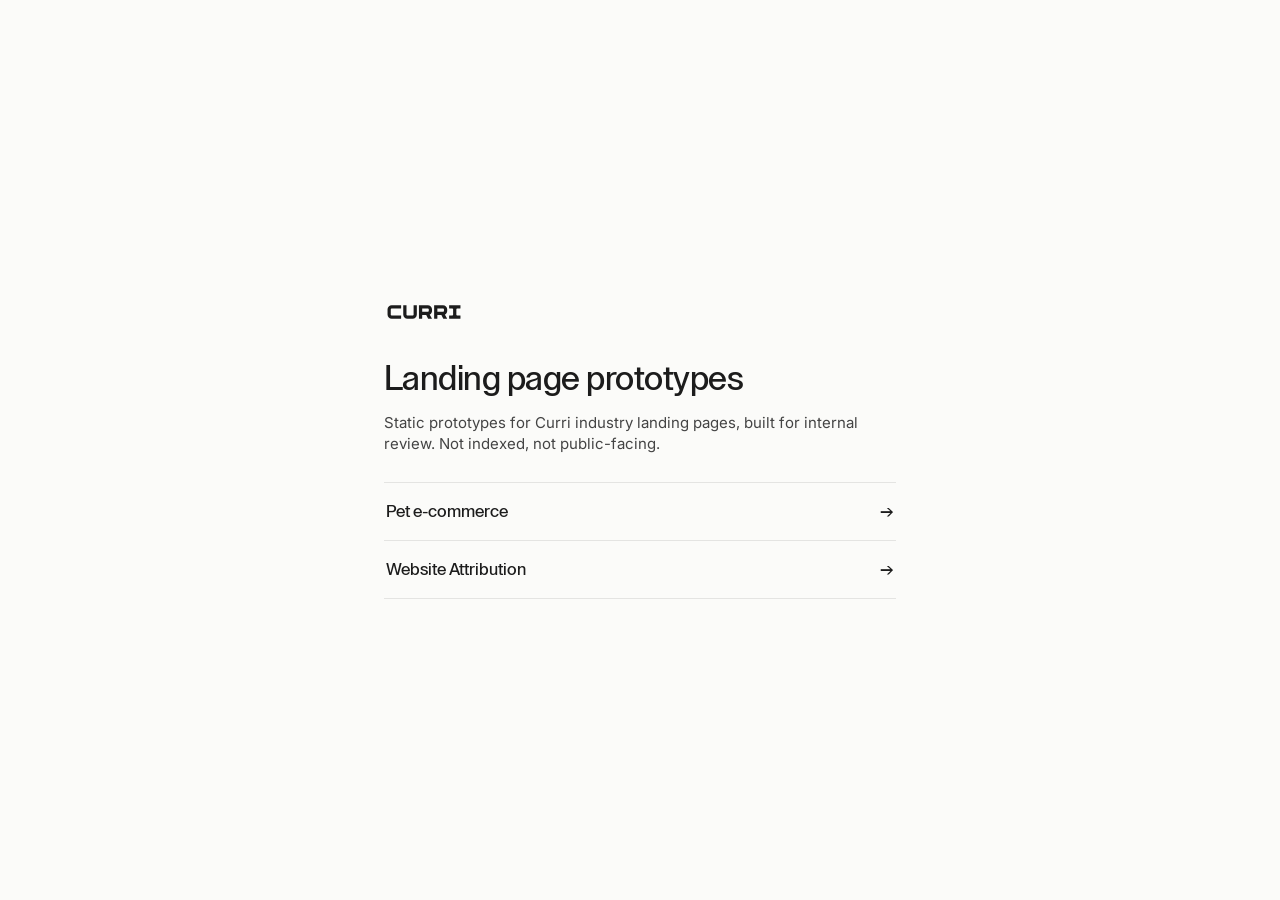
<file: index.html>
<!DOCTYPE html>
<html lang="en">
<head>
<meta charset="utf-8">
<meta name="viewport" content="width=device-width, initial-scale=1">
<meta name="robots" content="noindex, nofollow">
<title>Curri landing page prototypes</title>
<meta name="description" content="Prototype landing pages for Curri industry verticals.">
<link rel="preconnect" href="https://fonts.googleapis.com">
<link rel="preconnect" href="https://fonts.gstatic.com" crossorigin>
<link href="https://fonts.googleapis.com/css2?family=Inter:wght@400;500;600&display=swap" rel="stylesheet">
<link rel="stylesheet" href="./assets/curri.css?v=11">
<style>
  body {
    min-height: 100vh;
    display: flex;
    align-items: center;
  }

  .hub {
    max-width: 560px;
    margin: 0 auto;
    padding: 48px 24px;
  }

  .hub .logo {
    height: 22px;
    margin-bottom: 36px;
  }

  .hub ul {
    list-style: none;
    margin: 28px 0 0;
    padding: 0;
    border-top: 1px solid var(--hairline);
  }

  .hub li {
    border-bottom: 1px solid var(--hairline);
  }

  .hub a.page-link {
    display: flex;
    align-items: center;
    justify-content: space-between;
    gap: 16px;
    padding: 18px 2px;
    font-family: var(--font-display);
    font-weight: 500;
    font-size: 17px;
  }

  .hub a.page-link:hover {
    color: var(--text-body);
  }
</style>
</head>
<body>
<main class="hub">
  <img src="./assets/curri-logo-black.svg" alt="Curri" class="logo" />
  <h1 class="h-section">Landing page prototypes</h1>
  <p class="body" style="margin-top:12px">Static prototypes for Curri industry landing pages, built for internal review. Not indexed, not public-facing.</p>
  <ul>
    <li>
      <a class="page-link" href="./pet-ecommerce/">
        Pet e-commerce
        <span>&rarr;</span>
      </a>
    </li>
    <li>
      <a class="page-link" href="./website-attribution/">
        Website Attribution
        <span>&rarr;</span>
      </a>
    </li>
  </ul>
</main>
</body>
</html>
</file>
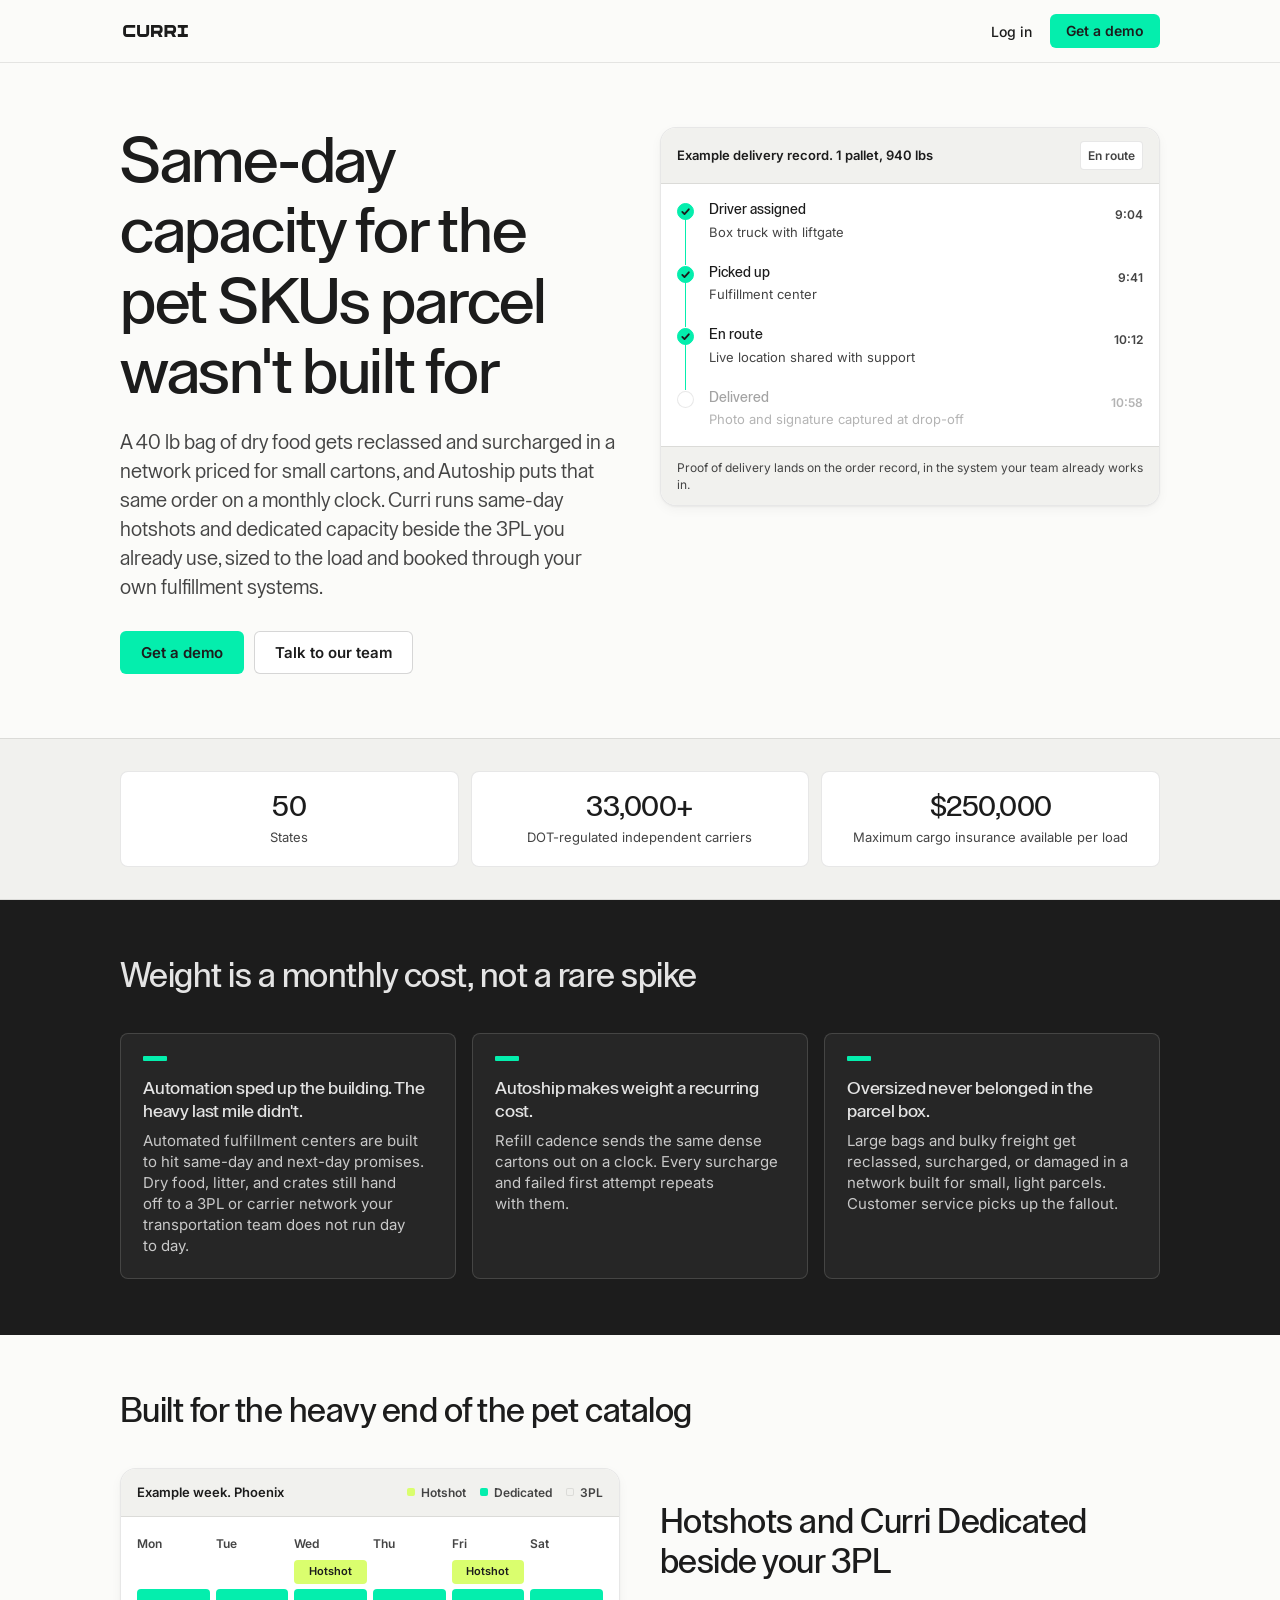
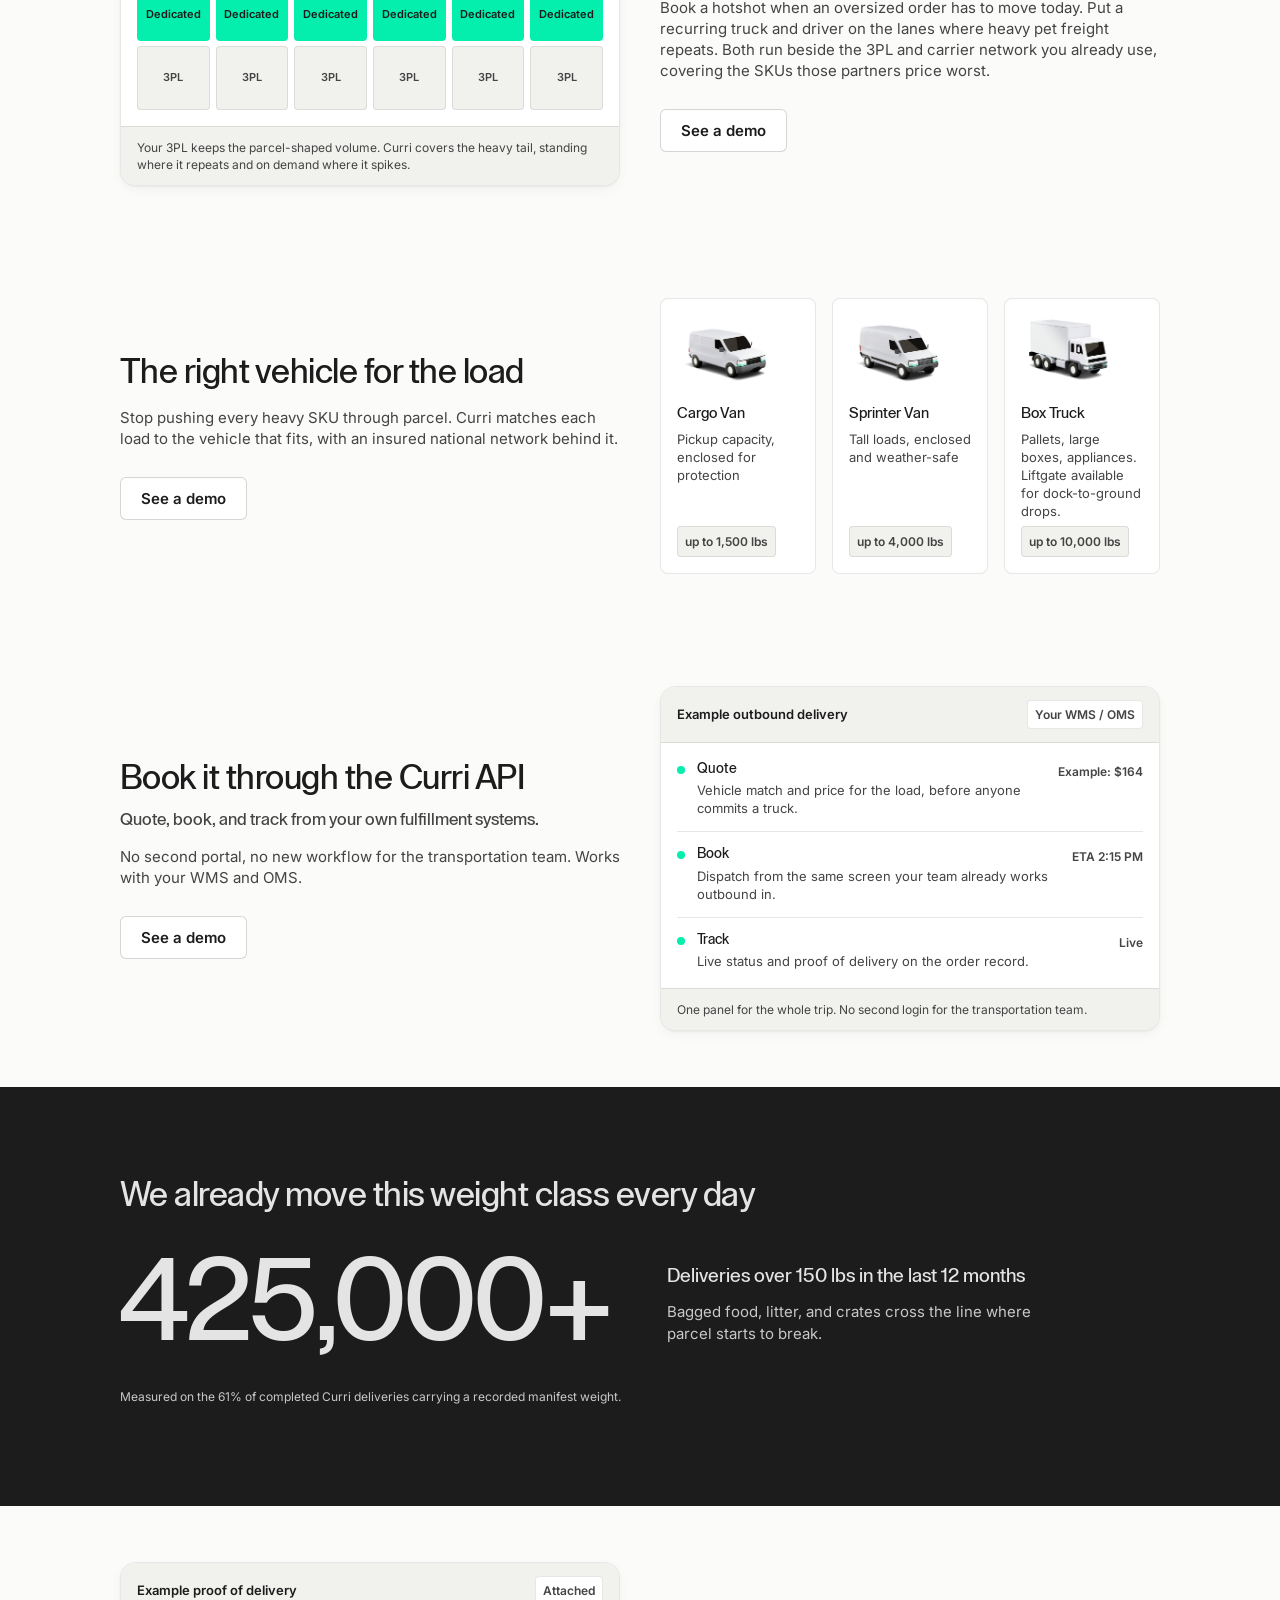
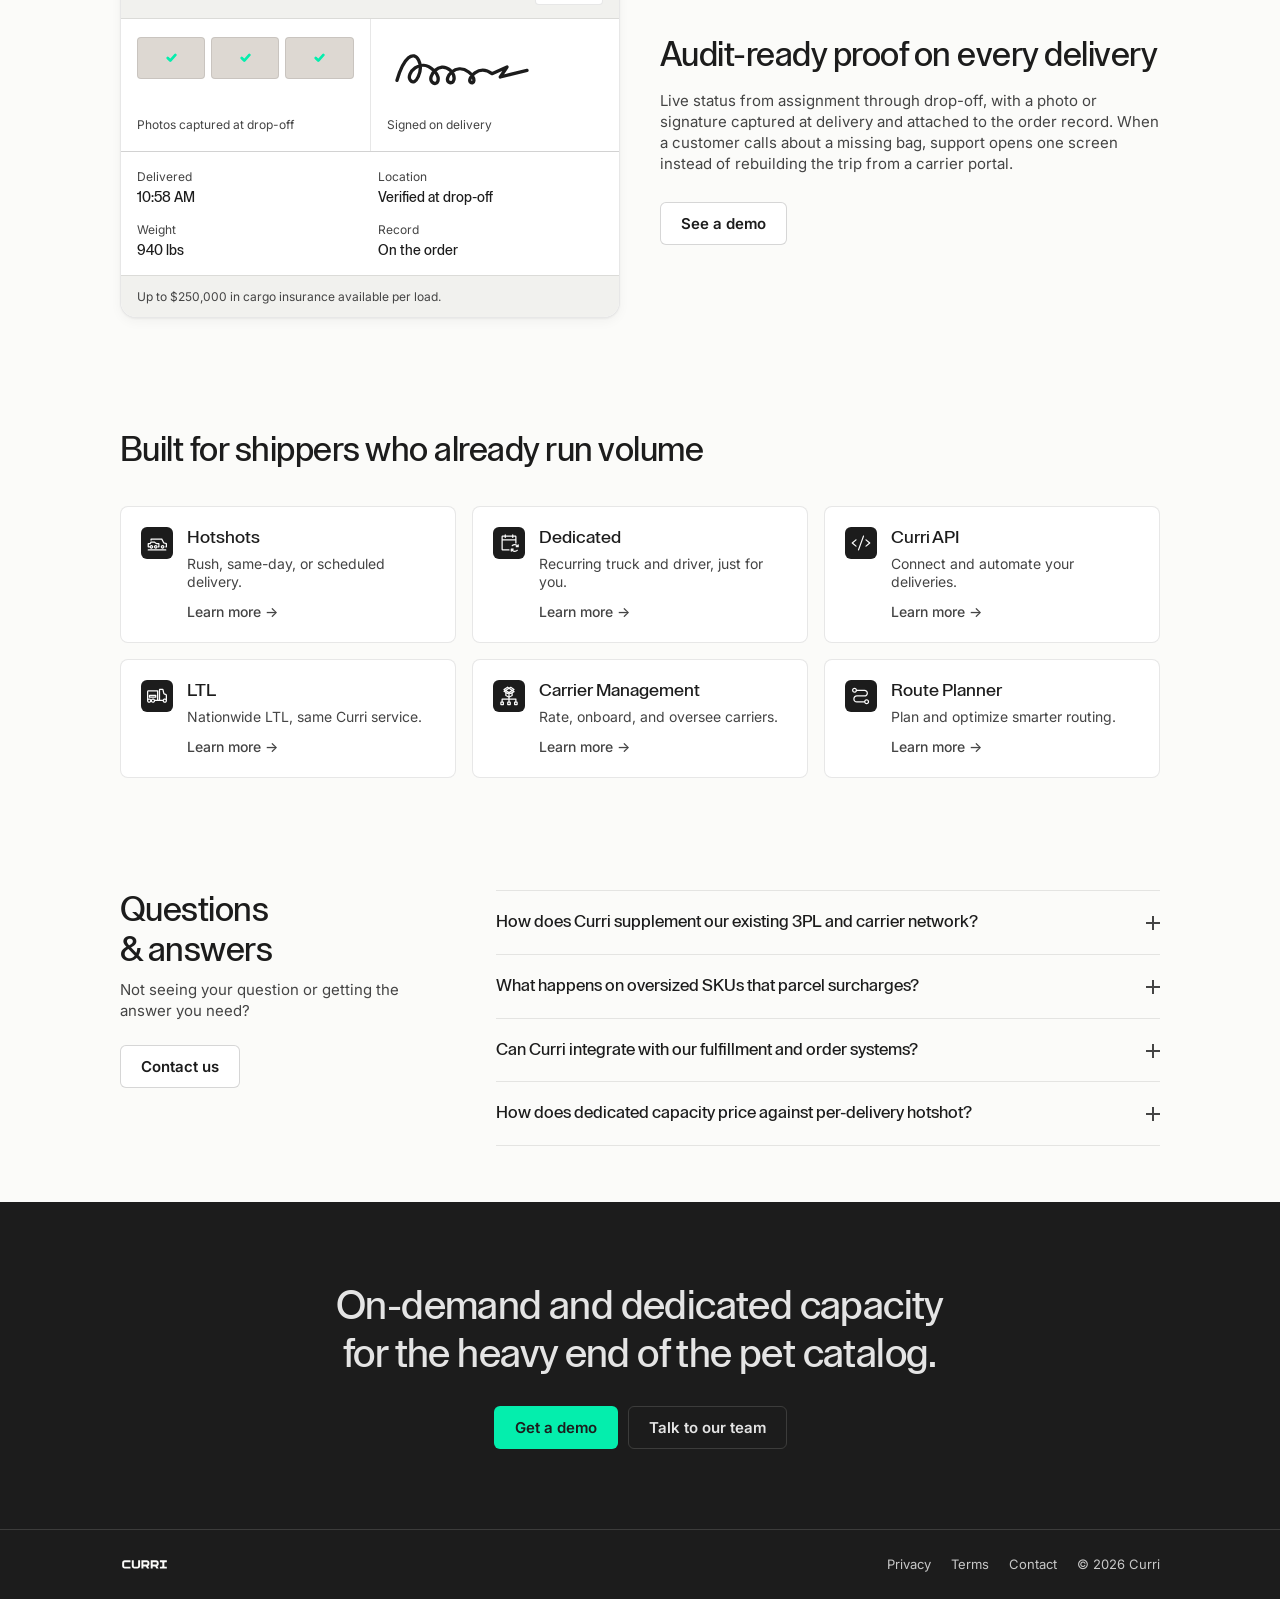
<file: pet-ecommerce/index.html>
<!DOCTYPE html>
<html lang="en">
<head>
<meta charset="utf-8">
<meta name="viewport" content="width=device-width, initial-scale=1">
<meta name="robots" content="noindex, nofollow">
<title>Curri for pet e-commerce: capacity for dry food, litter, and crates</title>
<meta name="description" content="Hotshot and dedicated capacity beside your 3PL for dry food, litter, and crates. Curri sizes each load to the right vehicle and books through your own fulfillment systems.">
<link rel="preconnect" href="https://fonts.googleapis.com">
<link rel="preconnect" href="https://fonts.gstatic.com" crossorigin>
<link href="https://fonts.googleapis.com/css2?family=Inter:wght@400;500;600&display=swap" rel="stylesheet">
<link rel="stylesheet" href="../assets/curri.css?v=11">
<script>document.documentElement.classList.add('js');</script>
</head>
<body>

<header class="site-header">
  <div class="wrap">
    <img src="../assets/curri-logo-black.svg" alt="Curri" class="logo" />
    <div class="nav-right">
      <a href="#" class="nav-link">Log in</a>
      <a href="#demo" class="btn btn-primary btn-sm">Get a demo</a>
    </div>
  </div>
</header>

<main>

  <section class="hero wrap">
    <div class="reveal">
      <h1 class="h-display">Same-day capacity for the pet SKUs parcel wasn't built for</h1>
      <p class="lede">A 40 lb bag of dry food gets reclassed and surcharged in a network priced for small cartons, and Autoship puts that same order on a monthly clock. Curri runs same-day hotshots and dedicated capacity beside the 3PL you already use, sized to the load and booked through your own fulfillment systems.</p>
      <div class="cta-row">
        <a href="#demo" class="btn btn-primary">Get a demo</a>
        <a href="#demo" class="btn btn-secondary">Talk to our team</a>
      </div>
    </div>
    <div class="reveal" data-reveal-delay="100">
      <div class="panel delivery" data-delivery>
        <div class="panel-head">
          <span>Example delivery record. 1 pallet, 940 lbs</span>
          <span class="panel-tag delivery-state">Delivered</span>
        </div>
        <ol class="delivery-steps">
          <li class="dstep is-done">
            <span class="dmark"><svg viewBox="0 0 12 12" fill="none" stroke="currentColor" stroke-width="2" stroke-linecap="round" stroke-linejoin="round" aria-hidden="true"><path d="m2.5 6.4 2.4 2.4L9.6 3.6"/></svg></span>
            <span class="dtext"><span class="dtitle">Driver assigned</span><span class="dmeta">Box truck with liftgate</span></span>
            <span class="dtime">9:04</span>
          </li>
          <li class="dstep is-done">
            <span class="dmark"><svg viewBox="0 0 12 12" fill="none" stroke="currentColor" stroke-width="2" stroke-linecap="round" stroke-linejoin="round" aria-hidden="true"><path d="m2.5 6.4 2.4 2.4L9.6 3.6"/></svg></span>
            <span class="dtext"><span class="dtitle">Picked up</span><span class="dmeta">Fulfillment center</span></span>
            <span class="dtime">9:41</span>
          </li>
          <li class="dstep is-done">
            <span class="dmark"><svg viewBox="0 0 12 12" fill="none" stroke="currentColor" stroke-width="2" stroke-linecap="round" stroke-linejoin="round" aria-hidden="true"><path d="m2.5 6.4 2.4 2.4L9.6 3.6"/></svg></span>
            <span class="dtext"><span class="dtitle">En route</span><span class="dmeta">Live location shared with support</span></span>
            <span class="dtime">10:12</span>
          </li>
          <li class="dstep is-done">
            <span class="dmark"><svg viewBox="0 0 12 12" fill="none" stroke="currentColor" stroke-width="2" stroke-linecap="round" stroke-linejoin="round" aria-hidden="true"><path d="m2.5 6.4 2.4 2.4L9.6 3.6"/></svg></span>
            <span class="dtext"><span class="dtitle">Delivered</span><span class="dmeta">Photo and signature captured at drop-off</span></span>
            <span class="dtime">10:58</span>
          </li>
        </ol>
        <div class="panel-note">Proof of delivery lands on the order record, in the system your team already works in.</div>
      </div>
    </div>
  </section>

  <section class="trust">
    <div class="wrap">
      <dl class="trust-figures reveal" data-reveal-delay="80">
        <div class="figure">
          <dt class="n">50</dt>
          <dd class="l">States</dd>
        </div>
        <div class="figure">
          <dt class="n">33,000+</dt>
          <dd class="l">DOT-regulated independent carriers</dd>
        </div>
        <div class="figure">
          <dt class="n">$250,000</dt>
          <dd class="l">Maximum cargo insurance available per load</dd>
        </div>
      </dl>
    </div>
  </section>

  <section class="on-dark">
    <div class="wrap section">
      <h2 class="h-section reveal">Weight is a monthly cost, not a rare spike</h2>
      <div class="grid grid-3">
        <div class="card reveal" data-reveal-delay="80">
          <div class="rule"></div>
          <h3 class="h-card">Automation sped up the building. The heavy last mile didn't.</h3>
          <p class="body">Automated fulfillment centers are built to hit same-day and next-day promises. Dry food, litter, and crates still hand off to a 3PL or carrier network your transportation team does not run day to day.</p>
        </div>
        <div class="card reveal" data-reveal-delay="160">
          <div class="rule"></div>
          <h3 class="h-card">Autoship makes weight a recurring cost.</h3>
          <p class="body">Refill cadence sends the same dense cartons out on a clock. Every surcharge and failed first attempt repeats with them.</p>
        </div>
        <div class="card reveal" data-reveal-delay="240">
          <div class="rule"></div>
          <h3 class="h-card">Oversized never belonged in the parcel box.</h3>
          <p class="body">Large bags and bulky freight get reclassed, surcharged, or damaged in a network built for small, light parcels. Customer service picks up the fallout.</p>
        </div>
      </div>
    </div>
  </section>

  <section class="wrap section-lead">
    <h2 class="h-section reveal">Built for the heavy end of the pet catalog</h2>
  </section>

  <section class="wrap section-follow">
    <div class="split reverse">
      <div class="split-copy reveal">
        <h3 class="h-section">Hotshots and Curri&nbsp;Dedicated beside your 3PL</h3>
        <p class="body">Book a hotshot when an oversized order has to move today. Put a recurring truck and driver on the lanes where heavy pet freight repeats. Both run beside the 3PL and carrier network you already use, covering the SKUs those partners price worst.</p>
        <div class="cta-row">
          <a href="#demo" class="btn btn-secondary">See a demo</a>
        </div>
      </div>
      <div class="split-media reveal" data-reveal-delay="100">
        <div class="panel">
          <div class="panel-head">
            <span>Example week. Phoenix</span>
            <span class="legend">
              <span><span class="dot dot-extra"></span>Hotshot</span>
              <span><span class="dot dot-base"></span>Dedicated</span>
              <span><span class="dot dot-muted"></span>3PL</span>
            </span>
          </div>
          <div class="schedule">
            <div class="day">
              <div class="d-label">Mon</div>
              <div class="bars"><div class="bar bar-base">Dedicated</div><div class="bar bar-muted">3PL</div></div>
            </div>
            <div class="day">
              <div class="d-label">Tue</div>
              <div class="bars"><div class="bar bar-base">Dedicated</div><div class="bar bar-muted">3PL</div></div>
            </div>
            <div class="day">
              <div class="d-label">Wed</div>
              <div class="bars"><div class="bar bar-extra">Hotshot</div><div class="bar bar-base">Dedicated</div><div class="bar bar-muted">3PL</div></div>
            </div>
            <div class="day">
              <div class="d-label">Thu</div>
              <div class="bars"><div class="bar bar-base">Dedicated</div><div class="bar bar-muted">3PL</div></div>
            </div>
            <div class="day">
              <div class="d-label">Fri</div>
              <div class="bars"><div class="bar bar-extra">Hotshot</div><div class="bar bar-base">Dedicated</div><div class="bar bar-muted">3PL</div></div>
            </div>
            <div class="day">
              <div class="d-label">Sat</div>
              <div class="bars"><div class="bar bar-base">Dedicated</div><div class="bar bar-muted">3PL</div></div>
            </div>
          </div>
          <div class="panel-note">Your 3PL keeps the parcel-shaped volume. Curri covers the heavy tail, standing where it repeats and on demand where it spikes.</div>
        </div>
      </div>
    </div>
  </section>

  <section class="wrap section">
    <div class="split">
      <div class="split-copy reveal">
        <h3 class="h-section">The right vehicle for the load</h3>
        <p class="body">Stop pushing every heavy SKU through parcel. Curri matches each load to the vehicle that fits, with an insured national network behind it.</p>
        <div class="cta-row">
          <a href="#demo" class="btn btn-secondary">See a demo</a>
        </div>
      </div>
      <div class="split-media">
        <div class="grid fleet-grid">
          <div class="fleet-card reveal" data-reveal-delay="80">
            <img class="veh" src="../assets/vehicles/van.png" alt="Cargo Van" width="500" height="500" loading="lazy" decoding="async" />
            <div class="n">Cargo Van</div>
            <div class="d">Pickup capacity, enclosed for protection</div>
            <div class="cap">up to 1,500 lbs</div>
          </div>
          <div class="fleet-card reveal" data-reveal-delay="140">
            <img class="veh" src="../assets/vehicles/sprinter.png" alt="Sprinter Van" width="500" height="500" loading="lazy" decoding="async" />
            <div class="n">Sprinter Van</div>
            <div class="d">Tall loads, enclosed and weather-safe</div>
            <div class="cap">up to 4,000 lbs</div>
          </div>
          <div class="fleet-card reveal" data-reveal-delay="200">
            <img class="veh" src="../assets/vehicles/boxtruck.png" alt="Box Truck" width="500" height="500" loading="lazy" decoding="async" />
            <div class="n">Box Truck</div>
            <div class="d">Pallets, large boxes, appliances. Liftgate available for dock-to-ground drops.</div>
            <div class="cap">up to 10,000 lbs</div>
          </div>
        </div>
      </div>
    </div>
  </section>

  <section class="wrap section">
    <div class="split">
      <div class="split-copy reveal">
        <h3 class="h-section">Book it through the Curri API</h3>
        <p class="subline">Quote, book, and track from your own fulfillment systems.</p>
        <p class="body">No second portal, no new workflow for the transportation team. Works with your WMS and OMS.</p>
        <div class="cta-row">
          <a href="#demo" class="btn btn-secondary">See a demo</a>
        </div>
      </div>
      <div class="split-media reveal" data-reveal-delay="100">
        <div class="panel">
          <div class="panel-head">
            <span>Example outbound delivery</span>
            <span class="panel-tag">Your WMS / OMS</span>
          </div>
          <div class="panel-body">
            <div class="flow-row">
              <span class="marker"></span>
              <div class="step">
                <div class="step-n">Quote</div>
                <div class="step-d">Vehicle match and price for the load, before anyone commits a truck.</div>
              </div>
              <div class="step-m">Example: $164</div>
            </div>
            <div class="flow-row">
              <span class="marker"></span>
              <div class="step">
                <div class="step-n">Book</div>
                <div class="step-d">Dispatch from the same screen your team already works outbound in.</div>
              </div>
              <div class="step-m">ETA 2:15 PM</div>
            </div>
            <div class="flow-row">
              <span class="marker"></span>
              <div class="step">
                <div class="step-n">Track</div>
                <div class="step-d">Live status and proof of delivery on the order record.</div>
              </div>
              <div class="step-m">Live</div>
            </div>
          </div>
          <div class="panel-note">One panel for the whole trip. No second login for the transportation team.</div>
        </div>
      </div>
    </div>
  </section>

  <section class="on-dark">
    <div class="wrap section proof-band">
      <h2 class="h-section reveal">We already move this weight class every day</h2>

      <div class="proof-figure reveal" data-reveal-delay="80">
        <div class="n" data-countup>425,000+</div>
        <div class="proof-figure-copy">
          <p class="l">Deliveries over 150 lbs in the last 12 months</p>
          <p class="proof-why">Bagged food, litter, and crates cross the line where parcel starts to break.</p>
        </div>
      </div>

      <p class="footnote reveal" data-reveal-delay="160">Measured on the 61% of completed Curri deliveries carrying a recorded manifest weight.</p>
    </div>
  </section>

  <section class="wrap section">
    <div class="split reverse">
      <div class="split-copy reveal">
        <h2 class="h-section">Audit-ready proof on every delivery</h2>
        <p class="body">Live status from assignment through drop-off, with a photo or signature captured at delivery and attached to the order record. When a customer calls about a missing bag, support opens one screen instead of rebuilding the trip from a carrier portal.</p>
        <div class="cta-row">
          <a href="#demo" class="btn btn-secondary">See a demo</a>
        </div>
      </div>
      <div class="split-media reveal" data-reveal-delay="100">
        <div class="panel">
          <div class="panel-head">
            <span>Example proof of delivery</span>
            <span class="panel-tag">Attached</span>
          </div>
          <div class="pod">
            <div class="pod-shot">
              <div class="pod-tiles">
                <span class="pod-tile"><svg viewBox="0 0 12 12" fill="none" stroke="currentColor" stroke-width="2.5" stroke-linecap="round" stroke-linejoin="round" aria-hidden="true"><path d="m2.5 6.4 2.4 2.4L9.6 3.6"/></svg></span>
                <span class="pod-tile"><svg viewBox="0 0 12 12" fill="none" stroke="currentColor" stroke-width="2.5" stroke-linecap="round" stroke-linejoin="round" aria-hidden="true"><path d="m2.5 6.4 2.4 2.4L9.6 3.6"/></svg></span>
                <span class="pod-tile"><svg viewBox="0 0 12 12" fill="none" stroke="currentColor" stroke-width="2.5" stroke-linecap="round" stroke-linejoin="round" aria-hidden="true"><path d="m2.5 6.4 2.4 2.4L9.6 3.6"/></svg></span>
              </div>
              <span>Photos captured at drop-off</span>
            </div>
            <div class="pod-sign">
              <svg class="pod-scrawl" viewBox="0 0 90 34" fill="none" stroke="currentColor" stroke-width="2" stroke-linecap="round" stroke-linejoin="round" aria-hidden="true">
                <path d="M 6 26 C 10 12, 16 8, 19 14 C 22 20, 17 30, 14 26 C 11 22, 20 12, 28 20 C 33 25, 30 30, 27 27 C 24 24, 31 14, 38 20 C 42 24, 40 29, 37 27 C 34 25, 41 15, 49 21 C 54 25, 52 29, 50 27 C 48 25, 55 16, 63 22 L 72 18 L 68 24 L 84 20"/>
              </svg>
              <span>Signed on delivery</span>
            </div>
          </div>
          <dl class="pod-meta">
            <div><dt>Delivered</dt><dd>10:58 AM</dd></div>
            <div><dt>Location</dt><dd>Verified at drop-off</dd></div>
            <div><dt>Weight</dt><dd>940 lbs</dd></div>
            <div><dt>Record</dt><dd>On the order</dd></div>
          </dl>
          <div class="panel-note">Up to $250,000 in cargo insurance available per load.</div>
        </div>
      </div>
    </div>
  </section>

  <section class="wrap section">
    <h2 class="h-section reveal">Built for shippers who already run volume</h2>
    <div class="grid grid-3">
      <a href="https://www.curri.com/hotshots" class="product-card reveal">
        <span class="product-icon"><img src="../assets/icons/hotshots.svg" alt="" width="20" height="20" loading="lazy" /></span>
        <span class="product-body">
          <span class="n">Hotshots</span>
          <span class="d">Rush, same-day, or scheduled delivery.</span>
          <span class="go">Learn more &rarr;</span>
        </span>
      </a>
      <a href="https://www.curri.com/dedicated" class="product-card reveal" data-reveal-delay="60">
        <span class="product-icon"><img src="../assets/icons/dedicated.svg" alt="" width="20" height="20" loading="lazy" /></span>
        <span class="product-body">
          <span class="n">Dedicated</span>
          <span class="d">Recurring truck and driver, just for you.</span>
          <span class="go">Learn more &rarr;</span>
        </span>
      </a>
      <a href="https://www.curri.com/apps" class="product-card reveal" data-reveal-delay="100">
        <span class="product-icon"><img src="../assets/icons/api.svg" alt="" width="20" height="20" loading="lazy" /></span>
        <span class="product-body">
          <span class="n">Curri API</span>
          <span class="d">Connect and automate your deliveries.</span>
          <span class="go">Learn more &rarr;</span>
        </span>
      </a>
      <a href="https://www.curri.com/ltl" class="product-card reveal" data-reveal-delay="140">
        <span class="product-icon"><img src="../assets/icons/ltl.svg" alt="" width="20" height="20" loading="lazy" /></span>
        <span class="product-body">
          <span class="n">LTL</span>
          <span class="d">Nationwide LTL, same Curri service.</span>
          <span class="go">Learn more &rarr;</span>
        </span>
      </a>
      <a href="https://www.curri.com/carrier-management" class="product-card reveal" data-reveal-delay="180">
        <span class="product-icon"><img src="../assets/icons/carrier-management.svg" alt="" width="20" height="20" loading="lazy" /></span>
        <span class="product-body">
          <span class="n">Carrier Management</span>
          <span class="d">Rate, onboard, and oversee carriers.</span>
          <span class="go">Learn more &rarr;</span>
        </span>
      </a>
      <a href="https://www.curri.com/route-planner" class="product-card reveal" data-reveal-delay="220">
        <span class="product-icon"><img src="../assets/icons/route-planner.svg" alt="" width="20" height="20" loading="lazy" /></span>
        <span class="product-body">
          <span class="n">Route Planner</span>
          <span class="d">Plan and optimize smarter routing.</span>
          <span class="go">Learn more &rarr;</span>
        </span>
      </a>
    </div>
  </section>

  <section class="wrap section">
    <div class="faq">
      <div class="faq-intro reveal">
        <h2 class="h-section">Questions &amp; answers</h2>
        <p class="body">Not seeing your question or getting the answer you need?</p>
        <div class="cta-row">
          <a href="#demo" class="btn btn-secondary">Contact us</a>
        </div>
      </div>
      <div class="faq-list reveal" data-reveal-delay="80">
        <div class="faq-item">
          <button type="button" class="faq-q" aria-expanded="false">
            <span>How does Curri supplement our existing 3PL and carrier network?</span>
            <span class="faq-sign" aria-hidden="true"></span>
          </button>
          <p class="faq-a">Curri sits beside what you already run. Use on-demand for overflow and odd-size SKUs your parcel or LTL partners price poorly, and dedicated trucks on lanes where volume is steady. You keep the 3PL relationships and stop forcing every heavy carton through them.</p>
        </div>
        <div class="faq-item">
          <button type="button" class="faq-q" aria-expanded="false">
            <span>What happens on oversized SKUs that parcel surcharges?</span>
            <span class="faq-sign" aria-hidden="true"></span>
          </button>
          <p class="faq-a">Those loads move on the vehicle that fits, from cargo van to box truck with liftgate, instead of a parcel product that reclasses them. You get a quote and ETA before the truck rolls, and proof of delivery when it lands, so support is not rebuilding the trip from carrier portals.</p>
        </div>
        <div class="faq-item">
          <button type="button" class="faq-q" aria-expanded="false">
            <span>Can Curri integrate with our fulfillment and order systems?</span>
            <span class="faq-sign" aria-hidden="true"></span>
          </button>
          <p class="faq-a">Yes. Quote, book, and track from inside your fulfillment and order systems, so the team is not jumping to another portal. Your stack stays the front door and Curri runs behind it.</p>
        </div>
        <div class="faq-item">
          <button type="button" class="faq-q" aria-expanded="false">
            <span>How does dedicated capacity price against per-delivery hotshot?</span>
            <span class="faq-sign" aria-hidden="true"></span>
          </button>
          <p class="faq-a">Hotshots cover surge and one-off heavy moves. Dedicated covers forecastable volume with a recurring truck and driver on the lanes where cost per delivery is worst. Dedicated costs more for speed and exclusivity. Most teams run both, with dedicated as the baseline and hotshots on top when a market spikes.</p>
        </div>
      </div>
    </div>
  </section>

  <section id="demo" class="on-dark closing">
    <div class="wrap">
      <h2 class="h-cta reveal">On-demand and dedicated capacity for the heavy end of the pet catalog.</h2>
      <div class="cta-row reveal" data-reveal-delay="140">
        <a href="#" class="btn btn-primary">Get a demo</a>
        <a href="#" class="btn btn-secondary-dark">Talk to our team</a>
      </div>
    </div>
    <div class="site-footer">
      <div class="wrap">
        <img src="../assets/curri-logo-white.svg" alt="Curri" class="footer-logo" />
        <div class="footer-links">
          <a href="#">Privacy</a>
          <a href="#">Terms</a>
          <a href="#">Contact</a>
          <span>&copy; 2026 Curri</span>
        </div>
      </div>
    </div>
  </section>

</main>

<script src="../assets/curri.js?v=11"></script>
</body>
</html>
</file>
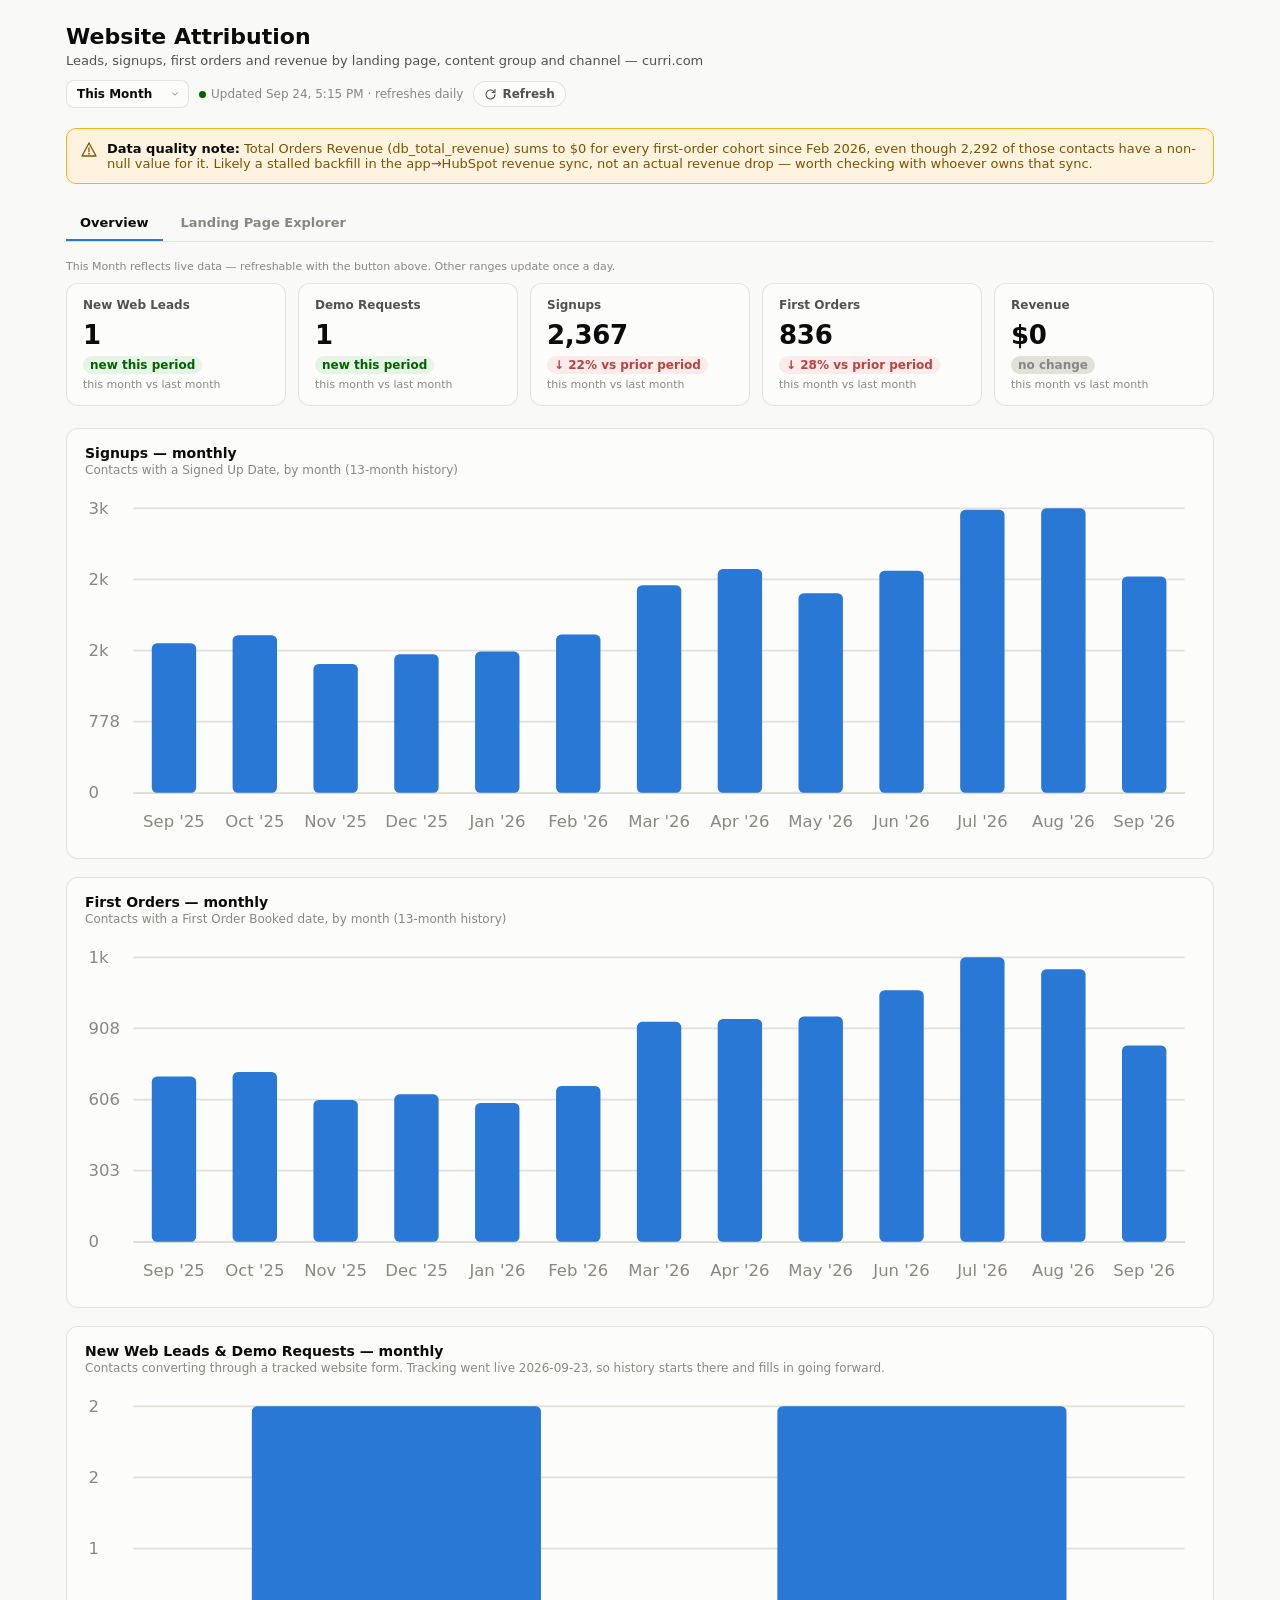
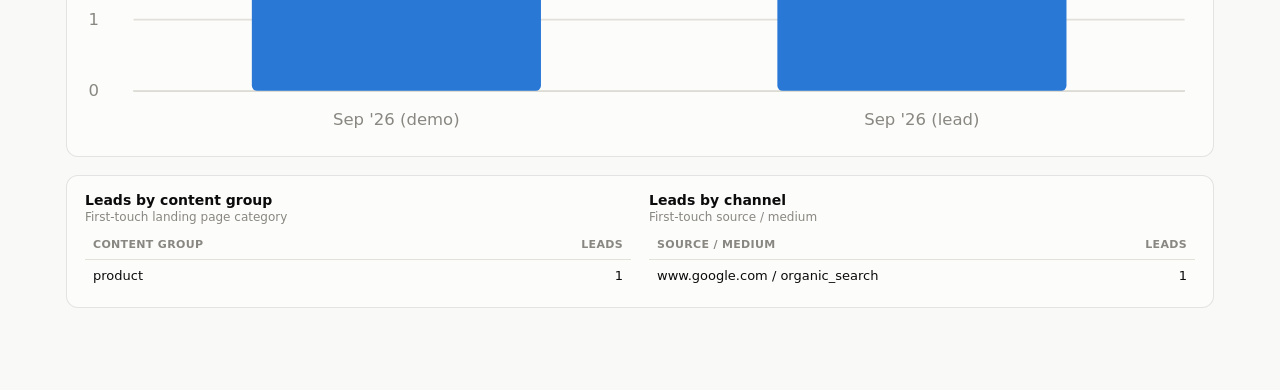
<file: website-attribution/index.html>
<!DOCTYPE html>
<html lang="en">
<head>
<meta charset="UTF-8" />
<meta name="viewport" content="width=device-width, initial-scale=1.0" />
<title>Website Attribution</title>
<meta name="description" content="Curri.com lead, signup and revenue attribution by landing page, content group and channel." />
<style>
  :root {
    color-scheme: light;
    --surface-1:      #fcfcfb;
    --page-plane:     #f9f9f7;
    --text-primary:   #0b0b0b;
    --text-secondary: #52514e;
    --text-muted:     #898781;
    --gridline:       #e1e0d9;
    --baseline:       #c3c2b7;
    --border:         rgba(11,11,11,0.10);
    --series-1:       #2a78d6;
    --series-2:       #eb6834;
    --series-3:       #1baf7a;
    --series-4:       #eda100;
    --series-5:       #e87ba4;
    --good:           #006300;
    --good-bg:        #e6f4e6;
    --bad:            #b8433f;
    --bad-bg:         #fbeceb;
    --warn:           #fab219;
    --warn-bg:        #fdf3de;
    --warn-text:      #7a5400;
  }
  @media (prefers-color-scheme: dark) {
    :root:where(:not([data-theme="light"])) {
      color-scheme: dark;
      --surface-1:      #1a1a19;
      --page-plane:     #0d0d0d;
      --text-primary:   #ffffff;
      --text-secondary: #c3c2b7;
      --text-muted:     #898781;
      --gridline:       #2c2c2a;
      --baseline:       #383835;
      --border:         rgba(255,255,255,0.10);
      --series-1:       #3987e5;
      --series-2:       #d95926;
      --series-3:       #199e70;
      --series-4:       #c98500;
      --series-5:       #d55181;
      --good:           #0ca30c;
      --good-bg:        #123312;
      --bad:            #e66767;
      --bad-bg:         #391414;
      --warn:           #c98500;
      --warn-bg:        #332a0f;
      --warn-text:      #f0c874;
    }
  }
  :root[data-theme="dark"] {
    color-scheme: dark;
    --surface-1:      #1a1a19;
    --page-plane:     #0d0d0d;
    --text-primary:   #ffffff;
    --text-secondary: #c3c2b7;
    --text-muted:     #898781;
    --gridline:       #2c2c2a;
    --baseline:       #383835;
    --border:         rgba(255,255,255,0.10);
    --series-1:       #3987e5;
    --series-2:       #d95926;
    --series-3:       #199e70;
    --series-4:       #c98500;
    --series-5:       #d55181;
    --good:           #0ca30c;
    --good-bg:        #123312;
    --bad:            #e66767;
    --bad-bg:         #391414;
    --warn:           #c98500;
    --warn-bg:        #332a0f;
    --warn-text:      #f0c874;
  }

  * { box-sizing: border-box; }
  body {
    margin: 0;
    background: var(--page-plane);
    color: var(--text-primary);
    font-family: system-ui, -apple-system, "Segoe UI", sans-serif;
    -webkit-font-smoothing: antialiased;
  }
  .wrap { max-width: 1180px; margin: 0 auto; padding: 24px 16px 64px; }

  header.top { display: flex; flex-wrap: wrap; align-items: baseline; justify-content: space-between; gap: 12px; margin-bottom: 20px; }
  header.top h1 { font-size: 22px; margin: 0 0 4px; }
  header.top p.sub { margin: 0; color: var(--text-secondary); font-size: 13px; }
  .updated-badge { font-size: 12px; color: var(--text-muted); text-align: right; }
  .updated-badge .dot { display: inline-block; width: 7px; height: 7px; border-radius: 50%; background: var(--good); margin-right: 5px; }
  .refresh-btn {
    display: inline-flex; align-items: center; gap: 5px; appearance: none; cursor: pointer;
    background: var(--surface-1); border: 1px solid var(--border); color: var(--text-secondary);
    font-family: inherit; font-size: 12px; font-weight: 600; padding: 5px 10px; border-radius: 999px;
  }
  .refresh-btn:hover { border-color: var(--series-1); color: var(--text-primary); }
  .refresh-btn.spinning svg { animation: spin 0.7s linear infinite; }
  @keyframes spin { to { transform: rotate(360deg); } }
  .refresh-status { font-size: 11px; color: var(--bad); width: 100%; text-align: right; }
  .range-select {
    appearance: none; -webkit-appearance: none; cursor: pointer;
    background: var(--surface-1); border: 1px solid var(--border); color: var(--text-primary);
    font-family: inherit; font-size: 12px; font-weight: 600; padding: 6px 26px 6px 10px; border-radius: 8px;
    background-image: url("data:image/svg+xml,%3Csvg xmlns='http://www.w3.org/2000/svg' width='10' height='10' viewBox='0 0 16 16' fill='none'%3E%3Cpath d='M4 6l4 4 4-4' stroke='%23898781' stroke-width='1.5' stroke-linecap='round' stroke-linejoin='round'/%3E%3C/svg%3E");
    background-repeat: no-repeat; background-position: right 8px center;
  }
  .range-select:focus { outline: 2px solid var(--series-1); outline-offset: 1px; }

  .callout {
    display: flex; gap: 10px; align-items: flex-start;
    background: var(--warn-bg); border: 1px solid var(--warn); border-radius: 10px;
    padding: 12px 14px; margin-bottom: 22px; font-size: 13px; color: var(--warn-text);
  }
  .callout svg { flex: none; margin-top: 1px; }
  .callout strong { color: var(--text-primary); }

  .tabs { display: flex; gap: 4px; margin-bottom: 18px; border-bottom: 1px solid var(--gridline); }
  .tab-btn {
    appearance: none; border: none; background: none; cursor: pointer;
    padding: 9px 14px; font-size: 13px; font-weight: 600; color: var(--text-muted);
    border-bottom: 2px solid transparent; font-family: inherit;
  }
  .tab-btn[aria-selected="true"] { color: var(--text-primary); border-bottom-color: var(--series-1); }
  .tab-panel { display: none; }
  .tab-panel.active { display: block; }

  .kpi-grid { display: grid; grid-template-columns: repeat(auto-fit, minmax(190px, 1fr)); gap: 12px; margin-bottom: 22px; }
  .kpi-card {
    background: var(--surface-1); border: 1px solid var(--border); border-radius: 12px;
    padding: 14px 16px;
  }
  .kpi-card .label { font-size: 12px; color: var(--text-secondary); font-weight: 600; margin-bottom: 8px; }
  .kpi-card .value { font-size: 26px; font-weight: 700; font-variant-numeric: proportional-nums; letter-spacing: -0.01em; }
  .kpi-card .delta { display: inline-flex; align-items: center; gap: 3px; font-size: 12px; font-weight: 600; margin-top: 6px; padding: 2px 7px; border-radius: 999px; }
  .kpi-card .delta.up { color: var(--good); background: var(--good-bg); }
  .kpi-card .delta.down { color: var(--bad); background: var(--bad-bg); }
  .kpi-card .delta.flat { color: var(--text-muted); background: var(--gridline); }
  .kpi-card .period { font-size: 11px; color: var(--text-muted); margin-top: 4px; }

  .panel { background: var(--surface-1); border: 1px solid var(--border); border-radius: 12px; padding: 16px 18px; margin-bottom: 18px; }
  .panel h2 { font-size: 14px; margin: 0 0 2px; }
  .panel .panel-sub { font-size: 12px; color: var(--text-muted); margin: 0 0 14px; }

  .charts-row { display: grid; grid-template-columns: 1fr 1fr; gap: 18px; }
  @media (max-width: 760px) { .charts-row { grid-template-columns: 1fr; } }

  .bar-chart { position: relative; }
  .bar-chart svg { width: 100%; height: auto; overflow: visible; }
  .bar { fill: var(--series-1); }
  .bar:hover { fill: var(--series-2); }
  .axis-label { fill: var(--text-muted); font-size: 9.5px; font-family: system-ui, sans-serif; }
  .tooltip {
    position: absolute; pointer-events: none; background: var(--text-primary); color: var(--surface-1);
    font-size: 11px; padding: 4px 8px; border-radius: 6px; white-space: nowrap; opacity: 0; transform: translate(-50%,-120%);
    transition: opacity 0.08s; font-variant-numeric: tabular-nums; z-index: 5;
  }
  .tooltip.show { opacity: 1; }

  table.simple { width: 100%; border-collapse: collapse; font-size: 13px; }
  table.simple th { text-align: left; font-size: 11px; color: var(--text-muted); font-weight: 600; text-transform: uppercase; letter-spacing: 0.03em; padding: 0 8px 8px; border-bottom: 1px solid var(--gridline); }
  table.simple td { padding: 8px; border-bottom: 1px solid var(--gridline); }
  table.simple td.num { text-align: right; font-variant-numeric: tabular-nums; }
  table.simple tr:last-child td { border-bottom: none; }
  table.simple tr:hover td { background: color-mix(in srgb, var(--series-1) 6%, transparent); }

  .breakdown-row { display: grid; grid-template-columns: 1fr 1fr; gap: 18px; }
  @media (max-width: 760px) { .breakdown-row { grid-template-columns: 1fr; } }

  .search-box {
    width: 100%; padding: 9px 12px; border-radius: 8px; border: 1px solid var(--border);
    background: var(--page-plane); color: var(--text-primary); font-size: 13px; font-family: inherit; margin-bottom: 12px;
  }
  .search-box:focus { outline: 2px solid var(--series-1); outline-offset: -1px; }

  .cat-filters { display: flex; flex-wrap: wrap; gap: 6px; margin-bottom: 10px; }
  .cat-pill {
    appearance: none; border: 1px solid var(--border); background: var(--surface-1); color: var(--text-secondary);
    font-family: inherit; font-size: 12px; font-weight: 600; padding: 5px 10px; border-radius: 999px; cursor: pointer;
  }
  .cat-pill:hover { border-color: var(--series-1); }
  .cat-pill.active { background: var(--series-1); border-color: var(--series-1); color: #fff; }
  .cat-pill .n { opacity: 0.75; font-weight: 500; margin-left: 3px; }

  .page-list { max-height: 460px; overflow-y: auto; border: 1px solid var(--gridline); border-radius: 8px; }
  .page-group-header {
    position: sticky; top: 0; background: var(--page-plane); color: var(--text-muted);
    font-size: 11px; font-weight: 700; text-transform: uppercase; letter-spacing: 0.03em;
    padding: 7px 12px; border-bottom: 1px solid var(--gridline); z-index: 1;
  }
  .page-row {
    display: flex; justify-content: space-between; gap: 10px; padding: 9px 12px; cursor: pointer;
    border-bottom: 1px solid var(--gridline); font-size: 13px;
  }
  .page-row:last-child { border-bottom: none; }
  .page-row:hover { background: color-mix(in srgb, var(--series-1) 6%, transparent); }
  .page-row.selected { background: color-mix(in srgb, var(--series-1) 12%, transparent); }
  .page-row .ptitle { overflow: hidden; text-overflow: ellipsis; white-space: nowrap; }
  .page-row .pviews { color: var(--text-muted); font-size: 11px; flex: none; font-variant-numeric: tabular-nums; }

  .detail-empty { color: var(--text-muted); font-size: 13px; padding: 40px 12px; text-align: center; }
  .detail-title { font-size: 16px; font-weight: 700; margin: 0 0 2px; }
  .detail-url { font-size: 12px; color: var(--text-muted); margin: 0 0 16px; word-break: break-all; }
  .detail-grid { display: grid; grid-template-columns: repeat(auto-fit, minmax(120px,1fr)); gap: 10px; margin-bottom: 14px; }
  .detail-stat { background: var(--page-plane); border-radius: 8px; padding: 10px 12px; }
  .detail-stat .l { font-size: 11px; color: var(--text-muted); margin-bottom: 4px; }
  .detail-stat .v { font-size: 18px; font-weight: 700; font-variant-numeric: tabular-nums; }
  .detail-section-title { font-size: 12px; font-weight: 700; color: var(--text-secondary); margin: 16px 0 8px; text-transform: uppercase; letter-spacing: 0.03em; }
  .empty-note { font-size: 12px; color: var(--text-muted); }

  .legend-note { font-size: 11px; color: var(--text-muted); margin-top: 6px; }
  .skeleton { color: var(--text-muted); font-size: 13px; padding: 24px; text-align: center; }
</style>
</head>
<body>
<div class="wrap">
  <header class="top">
    <div>
      <h1>Website Attribution</h1>
      <p class="sub">Leads, signups, first orders and revenue by landing page, content group and channel &mdash; curri.com</p>
    </div>
    <div style="display:flex; align-items:center; gap:10px; flex-wrap:wrap; justify-content:flex-end;">
      <select class="range-select" id="rangeSelect">
        <option value="today">Today</option>
        <option value="week">This Week</option>
        <option value="month" selected>This Month</option>
        <option value="quarter">This Quarter</option>
        <option value="year">Year to Date</option>
        <option value="pastYear">Past Year</option>
      </select>
      <div class="updated-badge" id="updatedBadge"><span class="dot"></span>Loading&hellip;</div>
      <button class="refresh-btn" id="refreshBtn" title="On the live dashboard link, this pulls the 5 KPI numbers straight from HubSpot using your own connection. Trends, breakdowns and the page list still update via the daily job. On a static copy of this page, it just reloads the last saved data.">
        <svg width="13" height="13" viewBox="0 0 16 16" fill="none"><path d="M13.5 8a5.5 5.5 0 1 1-1.6-3.9M13.5 2v3.5H10" stroke="currentColor" stroke-width="1.4" stroke-linecap="round" stroke-linejoin="round"/></svg>
        Refresh
      </button>
      <div class="refresh-status" id="refreshStatus" style="display:none;"></div>
    </div>
  </header>

  <div class="callout" id="revenueCallout" style="display:none;">
    <svg width="16" height="16" viewBox="0 0 16 16" fill="none"><path d="M8 1L15 14H1L8 1Z" stroke="currentColor" stroke-width="1.3" stroke-linejoin="round"/><path d="M8 6V9.5" stroke="currentColor" stroke-width="1.3" stroke-linecap="round"/><circle cx="8" cy="11.7" r="0.9" fill="currentColor"/></svg>
    <div><strong>Data quality note:</strong> <span id="revenueCalloutText"></span></div>
  </div>

  <div class="tabs" role="tablist">
    <button class="tab-btn" id="tabBtnOverview" role="tab" aria-selected="true">Overview</button>
    <button class="tab-btn" id="tabBtnPages" role="tab" aria-selected="false">Landing Page Explorer</button>
  </div>

  <div class="tab-panel active" id="tabOverview">
    <p class="legend-note" id="rangeNote" style="margin:0 0 10px;"></p>
    <div class="kpi-grid" id="kpiGrid">
      <div class="skeleton">Loading KPIs&hellip;</div>
    </div>

    <div class="panel">
      <h2>Signups &mdash; monthly</h2>
      <p class="panel-sub">Contacts with a Signed Up Date, by month (13-month history)</p>
      <div class="bar-chart" id="chartSignups"><div class="skeleton">Loading&hellip;</div></div>
    </div>

    <div class="panel">
      <h2>First Orders &mdash; monthly</h2>
      <p class="panel-sub">Contacts with a First Order Booked date, by month (13-month history)</p>
      <div class="bar-chart" id="chartFirstOrders"><div class="skeleton">Loading&hellip;</div></div>
    </div>

    <div class="panel">
      <h2>New Web Leads &amp; Demo Requests &mdash; monthly</h2>
      <p class="panel-sub">Contacts converting through a tracked website form. Tracking went live 2026-09-23, so history starts there and fills in going forward.</p>
      <div class="bar-chart" id="chartLeads"><div class="skeleton">Loading&hellip;</div></div>
    </div>

    <div class="panel">
      <div class="breakdown-row">
        <div>
          <h2>Leads by content group</h2>
          <p class="panel-sub">First-touch landing page category</p>
          <table class="simple" id="tableContentGroup"><tbody><tr><td class="empty-note">Loading&hellip;</td></tr></tbody></table>
        </div>
        <div>
          <h2>Leads by channel</h2>
          <p class="panel-sub">First-touch source / medium</p>
          <table class="simple" id="tableChannel"><tbody><tr><td class="empty-note">Loading&hellip;</td></tr></tbody></table>
        </div>
      </div>
    </div>
  </div>

  <div class="tab-panel" id="tabPages">
    <div class="panel">
      <h2>Landing Page Explorer</h2>
      <p class="panel-sub">Select any page on curri.com to see its own traffic and attribution performance (last 30 days of traffic; lifetime attribution).</p>
      <div class="breakdown-row" style="grid-template-columns: 320px 1fr;">
        <div>
          <input class="search-box" id="pageSearch" type="text" placeholder="Search pages&hellip;" />
          <div class="cat-filters" id="catFilters"></div>
          <div class="page-list" id="pageList"><div class="skeleton">Loading pages&hellip;</div></div>
        </div>
        <div id="pageDetail"><div class="detail-empty">Select a page on the left to see its metrics.</div></div>
      </div>
    </div>
  </div>
</div>

<script>
(function () {
  const fmtInt = n => (n ?? 0).toLocaleString('en-US');
  const fmtUsd = n => '$' + (n ?? 0).toLocaleString('en-US', {minimumFractionDigits: 0, maximumFractionDigits: 0});
  const fmtPct = n => (n == null ? '—' : Math.round(n * 100) + '%');
  const fmtSec = n => (n == null ? '—' : Math.round(n) + 's');
  const MONTH_LABELS = { '01':'Jan','02':'Feb','03':'Mar','04':'Apr','05':'May','06':'Jun','07':'Jul','08':'Aug','09':'Sep','10':'Oct','11':'Nov','12':'Dec' };
  const monthShort = m => { const [y, mo] = m.split('-'); return MONTH_LABELS[mo] + " '" + y.slice(2); };

  function deltaBadge(current, prior, noCompare) {
    if (noCompare) return { cls: 'flat', text: 'no prior period to compare' };
    if (prior == null || prior === 0) {
      if (current > 0) return { cls: 'up', text: 'new this period' };
      return { cls: 'flat', text: 'no change' };
    }
    const pct = ((current - prior) / prior) * 100;
    if (Math.abs(pct) < 1) return { cls: 'flat', text: 'flat vs prior period' };
    const cls = pct > 0 ? 'up' : 'down';
    const arrow = pct > 0 ? '↑' : '↓';
    return { cls, text: arrow + ' ' + Math.abs(Math.round(pct)) + '% vs prior period' };
  }

  function kpiCard(label, value, isUsd, current, prior, periodLabel, noCompare) {
    const d = deltaBadge(current, prior, noCompare);
    return '<div class="kpi-card">' +
      '<div class="label">' + label + '</div>' +
      '<div class="value">' + (isUsd ? fmtUsd(value) : fmtInt(value)) + '</div>' +
      '<div class="delta ' + d.cls + '">' + d.text + '</div>' +
      '<div class="period">' + (periodLabel || 'this month vs last month') + '</div>' +
      '</div>';
  }

  function renderBarChart(el, rows, opts) {
    opts = opts || {};
    if (!rows.length) { el.innerHTML = '<div class="empty-note" style="padding:20px 0;">No data yet.</div>'; return; }
    const W = 640, H = 200, padL = 28, padB = 26, padT = 10, padR = 6;
    const innerW = W - padL - padR, innerH = H - padT - padB;
    const max = Math.max(1, ...rows.map(r => r.value));
    const bw = innerW / rows.length;
    const barW = Math.max(4, bw * 0.55);
    let bars = '', labels = '', gridlines = '';
    const ticks = 4;
    for (let t = 0; t <= ticks; t++) {
      const y = padT + innerH - (innerH * t / ticks);
      const val = Math.round(max * t / ticks);
      gridlines += '<line x1="' + padL + '" x2="' + (W - padR) + '" y1="' + y + '" y2="' + y + '" stroke="var(--gridline)" stroke-width="1"/>';
      gridlines += '<text class="axis-label" x="2" y="' + (y + 3) + '">' + (val >= 1000 ? Math.round(val/1000) + 'k' : val) + '</text>';
    }
    rows.forEach((r, i) => {
      const x = padL + i * bw + (bw - barW) / 2;
      const h = (r.value / max) * innerH;
      const y = padT + innerH - h;
      const showLabel = rows.length <= 13 ? true : (i % Math.ceil(rows.length / 13) === 0);
      bars += '<rect class="bar" data-i="' + i + '" x="' + x.toFixed(1) + '" y="' + y.toFixed(1) + '" width="' + barW.toFixed(1) + '" height="' + Math.max(1,h).toFixed(1) + '" rx="3"/>';
      if (showLabel) labels += '<text class="axis-label" x="' + (x + barW/2).toFixed(1) + '" y="' + (H - 6) + '" text-anchor="middle">' + (opts.labelFn ? opts.labelFn(r) : r.label) + '</text>';
    });
    el.innerHTML =
      '<svg viewBox="0 0 ' + W + ' ' + H + '" preserveAspectRatio="xMidYMid meet">' +
      '<line x1="' + padL + '" x2="' + (W-padR) + '" y1="' + (padT+innerH) + '" y2="' + (padT+innerH) + '" stroke="var(--baseline)" stroke-width="1"/>' +
      gridlines + bars + labels +
      '</svg><div class="tooltip" id="' + el.id + 'Tip"></div>';
    const tip = el.querySelector('.tooltip');
    el.querySelectorAll('.bar').forEach(bar => {
      bar.addEventListener('mouseenter', e => {
        const r = rows[+bar.dataset.i];
        tip.textContent = (opts.labelFn ? opts.labelFn(r) : r.label) + ': ' + (opts.isUsd ? fmtUsd(r.value) : fmtInt(r.value));
        tip.classList.add('show');
      });
      bar.addEventListener('mousemove', e => {
        const rect = el.getBoundingClientRect();
        tip.style.left = (e.clientX - rect.left) + 'px';
        tip.style.top = (e.clientY - rect.top) + 'px';
      });
      bar.addEventListener('mouseleave', () => tip.classList.remove('show'));
    });
  }

  function renderTable(el, rows, cols) {
    if (!rows.length) { el.innerHTML = '<tbody><tr><td class="empty-note">No data yet &mdash; fills in as leads come through.</td></tr></tbody>'; return; }
    let head = '<thead><tr>' + cols.map(c => '<th' + (c.num ? ' style="text-align:right"' : '') + '>' + c.label + '</th>').join('') + '</tr></thead>';
    let body = '<tbody>' + rows.map(r => '<tr>' + cols.map(c => '<td' + (c.num ? ' class="num"' : '') + '>' + c.fmt(r) + '</td>').join('') + '</tr>').join('') + '</tbody>';
    el.innerHTML = head + body;
  }

  function categoryOf(url) {
    const p = url.replace(/^https?:\/\/[^/]+/, '');
    if (p === '/' || p === '') return 'home';
    if (p.startsWith('/blog/')) return 'blog';
    if (p.startsWith('/industries/')) return 'industry';
    if (p.startsWith('/locations/')) return 'location';
    if (p.startsWith('/deliveries/')) return 'delivery';
    if (p.startsWith('/fleet/') || p.startsWith('/vehicles/')) return 'vehicle';
    if (p.startsWith('/careers/')) return 'careers';
    return 'product';
  }

  function titleFromUrl(url) {
    const p = url.replace(/^https?:\/\/[^/]+/, '').replace(/^\//, '').replace(/\/$/, '');
    if (!p) return 'Home';
    const last = p.split('/').pop();
    return last.replace(/[-_]/g, ' ').replace(/\b\w/g, c => c.toUpperCase());
  }

  // Re-runnable elements get their listeners stripped first (clone-and-replace)
  // so calling main() again from the Refresh button never stacks duplicate handlers.
  function rewire(id) {
    const el = document.getElementById(id);
    if (!el) return null;
    const clone = el.cloneNode(true);
    el.parentNode.replaceChild(clone, el);
    return clone;
  }

  // Two deployments share this one file: the Claude Artifact (has window.claude,
  // reads/writes the live `db` capability) and the static GitHub Pages copy (no
  // window.claude at all, reads the committed data.json). Detect and branch once here.
  let currentDb = null;

  async function loadFromDb(db) {
    const [metaDoc, kpiDoc, trends, pages, breakdowns, ranges] = await Promise.all([
      db.doc('meta/status').get().catch(() => null),
      db.doc('kpis/current').get().catch(() => null),
      db.collection('trends').get().catch(() => ({ docs: [] })),
      db.collection('pages').get().catch(() => ({ docs: [] })),
      db.collection('breakdowns').get().catch(() => ({ docs: [] })),
      db.collection('ranges').get().catch(() => ({ docs: [] })),
    ]);
    const rangeMap = {};
    (ranges.docs || []).forEach(d => { rangeMap[d.id] = d.data(); });
    return {
      meta: metaDoc && metaDoc.exists ? metaDoc.data() : {},
      kpis: kpiDoc && kpiDoc.exists ? kpiDoc.data() : {},
      trends: (trends.docs || []).map(d => d.data()),
      pages: (pages.docs || []).map(d => d.data()),
      breakdowns: (breakdowns.docs || []).map(d => d.data()),
      ranges: rangeMap,
    };
  }

  async function loadSnapshot() {
    if (typeof window !== 'undefined' && window.claude && typeof window.claude.use === 'function') {
      try {
        const db = await window.claude.use('db');
        if (db) {
          currentDb = db;
          return await loadFromDb(db);
        }
      } catch (e) {
        // fall through to the static file
      }
    }
    currentDb = null;
    const res = await fetch('./data.json', { cache: 'no-store' });
    return await res.json();
  }

  async function main() {
    rewire('pageSearch');
    rewire('tabBtnOverview');
    rewire('tabBtnPages');
    rewire('rangeSelect');

    let snapshot;
    try {
      snapshot = await loadSnapshot();
    } catch (e) {
      document.getElementById('kpiGrid').innerHTML = '<div class="empty-note">Could not load data.</div>';
      return;
    }

    const meta = snapshot.meta || {};
    const kpi = snapshot.kpis || {};
    const trendDocs = snapshot.trends || [];
    const pageDocs = snapshot.pages || [];
    const breakdownDocs = snapshot.breakdowns || [];
    const ranges = snapshot.ranges || {};

    // Updated badge
    const badge = document.getElementById('updatedBadge');
    if (meta && meta.lastUpdated) {
      const dt = new Date(meta.lastUpdated);
      badge.innerHTML = '<span class="dot"></span>Updated ' + dt.toLocaleString('en-US', {month:'short', day:'numeric', hour:'numeric', minute:'2-digit'}) + ' · refreshes daily';
    } else {
      badge.innerHTML = '<span class="dot"></span>Updated just now';
    }

    // Revenue data-quality callout
    if (meta && meta.revenueGapNote) {
      document.getElementById('revenueCallout').style.display = 'flex';
      document.getElementById('revenueCalloutText').textContent = meta.revenueGapNote;
    }

    // KPI row — driven by the top-of-page date dropdown. Each range (today/week/
    // month/quarter/year) is a real calendar-bounded query result computed by the
    // daily job (and by the Refresh button for "month", the one range it keeps live),
    // not a client-side approximation from the monthly trend bars below.
    const rangeSelectEl = document.getElementById('rangeSelect');
    const rangeNoteEl = document.getElementById('rangeNote');
    const RANGE_LABELS = { today: 'today vs yesterday', week: 'this week vs last week', month: 'this month vs last month', quarter: 'this quarter vs last quarter', year: 'year to date vs same period last year', pastYear: 'trailing 365 days vs prior 365 days' };

    function renderKpiRow() {
      const key = rangeSelectEl.value;
      const r = ranges[key];
      if (!r) {
        document.getElementById('kpiGrid').innerHTML = '<div class="empty-note">No data yet for this range — fills in on the next daily refresh.</div>';
        rangeNoteEl.textContent = '';
        return;
      }
      const periodLabel = RANGE_LABELS[key] || 'vs prior period';
      document.getElementById('kpiGrid').innerHTML =
        kpiCard('New Web Leads', r.newWebLeads, false, r.newWebLeads, r.newWebLeadsPrior, periodLabel) +
        kpiCard('Demo Requests', r.demoRequests, false, r.demoRequests, r.demoRequestsPrior, periodLabel) +
        kpiCard('Signups', r.signups, false, r.signups, r.signupsPrior, periodLabel) +
        kpiCard('First Orders', r.firstOrders, false, r.firstOrders, r.firstOrdersPrior, periodLabel) +
        kpiCard('Revenue', r.revenue, true, r.revenue, r.revenuePrior, periodLabel);

      rangeNoteEl.textContent = key === 'month'
        ? 'This Month reflects live data — refreshable with the button above. Other ranges update once a day.'
        : (r.label || '') + ' updates once a day via the scheduled job.';
    }

    rangeSelectEl.addEventListener('change', renderKpiRow);
    renderKpiRow();

    // Trend charts
    const byMetric = m => trendDocs.filter(d => d.metric === m).sort((a,b) => a.month.localeCompare(b.month)).map(d => ({ label: monthShort(d.month), value: d.value }));
    renderBarChart(document.getElementById('chartSignups'), byMetric('signups'));
    renderBarChart(document.getElementById('chartFirstOrders'), byMetric('first_orders'));
    const leadRows = trendDocs.filter(d => d.metric === 'new_web_leads' || d.metric === 'demo_requests')
      .sort((a,b) => a.month.localeCompare(b.month) || a.metric.localeCompare(b.metric))
      .map(d => ({ label: monthShort(d.month) + (d.metric === 'demo_requests' ? ' (demo)' : ' (lead)'), value: d.value }));
    renderBarChart(document.getElementById('chartLeads'), leadRows);

    // Breakdown tables
    const contentGroupRows = breakdownDocs.filter(d => d.type === 'content_group').sort((a,b) => b.count - a.count);
    renderTable(document.getElementById('tableContentGroup'), contentGroupRows, [
      { label: 'Content group', fmt: r => r.key },
      { label: 'Leads', num: true, fmt: r => fmtInt(r.count) },
    ]);
    const channelRows = breakdownDocs.filter(d => d.type === 'channel').sort((a,b) => b.count - a.count);
    renderTable(document.getElementById('tableChannel'), channelRows, [
      { label: 'Source / Medium', fmt: r => r.key },
      { label: 'Leads', num: true, fmt: r => fmtInt(r.count) },
    ]);

    // Landing page explorer
    const CATEGORY_LABELS = { home: 'Home', product: 'Product', conversion: 'Signup / Booking', company: 'Company', industry: 'Industries', location: 'Locations', delivery: 'Deliveries', vehicle: 'Vehicles', blog: 'Blog', careers: 'Careers', other: 'Other' };
    const CATEGORY_ORDER = ['home', 'product', 'conversion', 'company', 'industry', 'location', 'delivery', 'vehicle', 'blog', 'careers', 'other'];
    const pageRowsData = pageDocs.slice().sort((a,b) => (b.views30d||0) - (a.views30d||0));
    const listEl = document.getElementById('pageList');
    const detailEl = document.getElementById('pageDetail');
    const catFiltersEl = document.getElementById('catFilters');
    let activeCategory = 'all';

    function renderCatFilters() {
      const counts = {};
      pageRowsData.forEach(p => { counts[p.category] = (counts[p.category] || 0) + 1; });
      const present = CATEGORY_ORDER.filter(c => counts[c]);
      const pills = [{ key: 'all', label: 'All', n: pageRowsData.length }]
        .concat(present.map(c => ({ key: c, label: CATEGORY_LABELS[c] || c, n: counts[c] })));
      catFiltersEl.innerHTML = pills.map(p =>
        '<button class="cat-pill' + (p.key === activeCategory ? ' active' : '') + '" data-cat="' + p.key + '">' +
          p.label + '<span class="n">' + p.n + '</span>' +
        '</button>'
      ).join('');
      catFiltersEl.querySelectorAll('.cat-pill').forEach(btn => {
        btn.addEventListener('click', () => {
          activeCategory = btn.dataset.cat;
          renderCatFilters();
          renderPageList(document.getElementById('pageSearch').value);
        });
      });
    }

    function renderPageList(filter) {
      const f = (filter || '').toLowerCase();
      let filtered = pageRowsData.filter(p => !f || p.title.toLowerCase().includes(f) || p.url.toLowerCase().includes(f));
      if (activeCategory !== 'all') filtered = filtered.filter(p => p.category === activeCategory);
      if (!filtered.length) { listEl.innerHTML = '<div class="empty-note" style="padding:14px;">No pages match.</div>'; return; }

      let html = '';
      if (activeCategory === 'all' && !f) {
        // Grouped by category with sticky headers so nothing needs one long undifferentiated scroll.
        CATEGORY_ORDER.forEach(cat => {
          const rows = filtered.filter(p => p.category === cat);
          if (!rows.length) return;
          html += '<div class="page-group-header">' + (CATEGORY_LABELS[cat] || cat) + ' &middot; ' + rows.length + '</div>';
          html += rows.map(pageRowHtml).join('');
        });
      } else {
        html = filtered.map(pageRowHtml).join('');
      }
      listEl.innerHTML = html;
      listEl.querySelectorAll('.page-row').forEach(row => {
        row.addEventListener('click', () => {
          listEl.querySelectorAll('.page-row').forEach(r => r.classList.remove('selected'));
          row.classList.add('selected');
          const p = pageRowsData.find(x => x.id === row.dataset.id);
          renderDetail(p);
        });
      });
    }

    function pageRowHtml(p) {
      return '<div class="page-row" data-id="' + p.id + '">' +
        '<span class="ptitle">' + p.title + '</span>' +
        '<span class="pviews">' + (p.views30d != null ? fmtInt(p.views30d) + ' views' : '—') + '</span>' +
      '</div>';
    }

    function renderDetail(p) {
      if (!p) { detailEl.innerHTML = '<div class="detail-empty">Select a page on the left to see its metrics.</div>'; return; }
      const hasFt = (p.ftLeads || 0) + (p.ftSignups || 0) + (p.ftFirstOrders || 0) > 0;
      detailEl.innerHTML =
        '<div class="detail-title">' + p.title + '</div>' +
        '<div class="detail-url">' + p.url + '</div>' +
        '<div class="detail-section-title">Traffic (last 30 days)</div>' +
        '<div class="detail-grid">' +
          '<div class="detail-stat"><div class="l">Views</div><div class="v">' + fmtInt(p.views30d) + '</div></div>' +
          '<div class="detail-stat"><div class="l">Bounce rate</div><div class="v">' + fmtPct(p.bounceRate) + '</div></div>' +
          '<div class="detail-stat"><div class="l">Avg time on page</div><div class="v">' + fmtSec(p.timePerPageview) + '</div></div>' +
          '<div class="detail-stat"><div class="l">Form submissions</div><div class="v">' + fmtInt(p.submissions30d) + '</div></div>' +
        '</div>' +
        '<div class="detail-section-title">First-touch attribution (lifetime)</div>' +
        (hasFt ?
          '<div class="detail-grid">' +
            '<div class="detail-stat"><div class="l">Leads</div><div class="v">' + fmtInt(p.ftLeads) + '</div></div>' +
            '<div class="detail-stat"><div class="l">Signups</div><div class="v">' + fmtInt(p.ftSignups) + '</div></div>' +
            '<div class="detail-stat"><div class="l">First orders</div><div class="v">' + fmtInt(p.ftFirstOrders) + '</div></div>' +
            '<div class="detail-stat"><div class="l">Revenue</div><div class="v">' + fmtUsd(p.ftRevenue) + '</div></div>' +
          '</div>' :
          '<div class="empty-note">No leads have first-touched on this page yet. Fills in automatically as attribution tracking (live since 2026-09-23) accumulates real visits.</div>'
        );
    }

    renderCatFilters();
    renderPageList('');
    document.getElementById('pageSearch').addEventListener('input', e => renderPageList(e.target.value));

    // Tabs
    const tabs = [
      { btn: document.getElementById('tabBtnOverview'), panel: document.getElementById('tabOverview') },
      { btn: document.getElementById('tabBtnPages'), panel: document.getElementById('tabPages') },
    ];
    tabs.forEach(t => t.btn.addEventListener('click', () => {
      tabs.forEach(o => { o.btn.setAttribute('aria-selected', o === t ? 'true' : 'false'); o.panel.classList.toggle('active', o === t); });
    }));
  }

  // --- On-demand HubSpot pull (Claude Artifact only; needs window.claude + the mcp capability) ---

  function parseCountOnly(payload) {
    if (payload && typeof payload === 'object' && typeof payload.instructions === 'string') {
      const m = payload.instructions.replace(/,/g, '').match(/(\d+)/);
      if (m) return parseInt(m[1], 10);
    }
    return null;
  }

  function parseTsvRows(payload) {
    try {
      const text = payload.results[0].content;
      const marker = 'Dataset TSV:\n';
      const idx = text.indexOf(marker);
      if (idx === -1) return null;
      let block = text.slice(idx + marker.length);
      const showingIdx = block.search(/\n\nShowing/);
      if (showingIdx !== -1) block = block.slice(0, showingIdx);
      const lines = block.split('\n').filter(l => l.length);
      if (!lines.length) return null;
      return { header: lines[0].split('\t'), rows: lines.slice(1).map(l => l.split('\t')) };
    } catch (e) {
      return null;
    }
  }

  function mcpErrorMessage(err) {
    const code = err && err.code;
    if (['needs_reauth', 'server_not_connected', 'selection_required', 'consent_required'].includes(code)) {
      return 'Connect HubSpot for this page in claude.ai Settings → Connectors, then try again.';
    }
    if (['not_in_manifest', 'blocked_by_policy', 'approval_required', 'not_granted'].includes(code)) {
      return 'This page is not allowed to query HubSpot right now.';
    }
    if (['server_unavailable', 'rate_limited', 'upstream_error'].includes(code)) {
      return 'HubSpot is temporarily unavailable — try again in a moment.';
    }
    return 'Could not pull fresh HubSpot numbers (' + (code || 'unknown error') + '). Showing the last saved data instead.';
  }

  // Pulls just the 5 headline KPI numbers live from HubSpot and writes them to the
  // artifact's db. Trends/breakdowns/pages are intentionally out of scope here —
  // the query_crm_data tool's response shapes for those (grouped TSV blocks) are
  // harder to parse reliably client-side; those keep updating via the daily job.
  async function refreshFromHubSpot(statusEl) {
    const mcp = await window.claude.use('mcp');
    if (!mcp) throw { code: 'not_granted', message: 'mcp capability unavailable' };

    const queries = {
      newWebLeads: "SELECT COUNT(*) FROM CONTACT WHERE web_conversion_type IS NOT NULL",
      demoRequests: "SELECT COUNT(*) FROM CONTACT WHERE web_conversion_type = 'demo'",
      signups: "SELECT COUNT(*) FROM CONTACT WHERE db_signed_up_at IS NOT NULL",
      firstOrders: "SELECT COUNT(*) FROM CONTACT WHERE db_first_order_booked_at IS NOT NULL",
      revenue: "SELECT COUNT(*), SUM(db_total_revenue) FROM CONTACT WHERE db_total_revenue IS NOT NULL",
    };

    const settled = await Promise.all(
      Object.entries(queries).map(([key, sql]) =>
        mcp.callTool('HubSpot', 'query_crm_data', { sql }, { cache: false })
          .then(r => ({ key, payload: r.payload, error: null }))
          .catch(error => ({ key, payload: null, error }))
      )
    );

    const values = {};
    let firstError = null;
    settled.forEach(({ key, payload, error }) => {
      if (error) { if (!firstError) firstError = error; return; }
      if (key === 'revenue') {
        const tsv = parseTsvRows(payload);
        values.totalRevenueCumulative = tsv && tsv.rows[0] ? parseFloat(tsv.rows[0][1]) : null;
        return;
      }
      let n = parseCountOnly(payload);
      if (n == null) {
        const tsv = parseTsvRows(payload);
        if (tsv && tsv.rows[0]) n = parseInt(tsv.rows[0][tsv.rows[0].length - 1], 10);
      }
      values[key] = n;
    });

    const gotAnything = Object.values(values).some(v => v != null);
    if (!gotAnything && firstError) throw firstError;

    const db = currentDb;
    if (!db) throw { code: 'not_granted', message: 'no db handle' };

    const [kpiSnap, metaSnap] = await Promise.all([
      db.doc('kpis/current').get(),
      db.doc('meta/status').get().catch(() => null),
    ]);
    const prevKpi = kpiSnap.exists ? kpiSnap.data() : {};
    const prevMeta = metaSnap && metaSnap.exists ? metaSnap.data() : {};

    const now = new Date();
    const prevUpdated = prevMeta.lastUpdated ? new Date(prevMeta.lastUpdated) : null;
    const monthRolled = !!prevUpdated &&
      (prevUpdated.getUTCFullYear() !== now.getUTCFullYear() || prevUpdated.getUTCMonth() !== now.getUTCMonth());

    const next = Object.assign({}, prevKpi);
    ['newWebLeads', 'demoRequests', 'signups', 'firstOrders'].forEach(k => {
      if (values[k] == null) return;
      if (monthRolled) next[k + 'Prior'] = prevKpi[k] != null ? prevKpi[k] : next[k + 'Prior'];
      next[k] = values[k];
    });
    if (values.totalRevenueCumulative != null) next.totalRevenueCumulative = values.totalRevenueCumulative;

    await db.doc('kpis/current').set(next);
    await db.doc('meta/status').update({ lastUpdated: now.toISOString() });

    if (firstError && statusEl) {
      statusEl.textContent = 'Some numbers may be stale: ' + mcpErrorMessage(firstError);
      statusEl.style.display = 'block';
    }
  }

  main();
  document.getElementById('refreshBtn').addEventListener('click', async () => {
    const btn = document.getElementById('refreshBtn');
    const statusEl = document.getElementById('refreshStatus');
    if (statusEl) { statusEl.style.display = 'none'; statusEl.textContent = ''; }
    btn.classList.add('spinning');
    btn.disabled = true;
    try {
      const canPullLive = typeof window !== 'undefined' && window.claude && typeof window.claude.use === 'function';
      if (canPullLive) {
        try {
          await refreshFromHubSpot(statusEl);
        } catch (err) {
          if (statusEl) {
            statusEl.textContent = mcpErrorMessage(err);
            statusEl.style.display = 'block';
          }
        }
      }
      await main();
    } finally {
      btn.classList.remove('spinning');
      btn.disabled = false;
    }
  });
})();
</script>
</body>
</html>
</file>
<file: assets/curri.css>
/* Curri landing page system.
 * Values follow brand.curri.com: two text colors per surface, teal never on
 * text, no eyebrow labels, no tracked-out type. */

@font-face {
  font-family: 'Lay Grotesk';
  src: url('./fonts/LayGrotesk-Regular.woff2') format('woff2');
  font-weight: 400;
  font-style: normal;
  font-display: swap;
}

@font-face {
  font-family: 'Lay Grotesk';
  src: url('./fonts/LayGrotesk-Medium.woff2') format('woff2');
  font-weight: 500;
  font-style: normal;
  font-display: swap;
}

@font-face {
  font-family: 'Lay Grotesk';
  src: url('./fonts/LayGrotesk-Semibold.woff2') format('woff2');
  font-weight: 600;
  font-style: normal;
  font-display: swap;
}

:root {
  --drywall: #FBFBF9;
  --blacktop: #1C1C1C;
  --teal: #04EEAD;
  --hivis: #DAFE6E;
  --cement: #8E7D6A;

  --surface: #FFFFFF;
  --surface-sunken: #F1F1EE;
  --surface-dark-raised: #262626;
  --hairline: rgba(28, 28, 28, 0.10);
  --hairline-dark: rgba(251, 251, 249, 0.14);

  --text-header: #1C1C1C;
  --text-body: #444444;
  --text-header-dark: #E4E4E4;
  --text-body-dark: #C8C8C8;

  --font-display: 'Lay Grotesk', 'Helvetica Neue', Arial, sans-serif;
  --font-body: 'Inter', system-ui, sans-serif;

  --wrap: 1088px;
  --gutter: 24px;
  --section-y: 56px;
  --radius: 16px;
  --radius-sm: 8px;
  --shadow: 0 1px 2px rgba(28, 28, 28, 0.05), 0 4px 12px rgba(28, 28, 28, 0.04);
}

* {
  box-sizing: border-box;
}

html {
  scroll-behavior: smooth;
}

body {
  margin: 0;
  background: var(--drywall);
  color: var(--text-header);
  font-family: var(--font-body);
  font-size: 15px;
  line-height: 21px;
  -webkit-font-smoothing: antialiased;
}

img {
  max-width: 100%;
}

a {
  color: var(--text-header);
  text-decoration: none;
}

h1, h2, h3 {
  font-family: var(--font-display);
  font-weight: 500;
  color: var(--text-header);
}

.wrap {
  max-width: var(--wrap);
  margin: 0 auto;
  padding-left: var(--gutter);
  padding-right: var(--gutter);
}

.section {
  padding-top: var(--section-y);
  padding-bottom: var(--section-y);
}

/* Keep anchor targets clear of the sticky header. */
section[id] {
  scroll-margin-top: 72px;
}

/* Display type. Negative tracking at display sizes only; never tracked out. */
.h-display {
  margin: 0;
  font-size: clamp(38px, 5.4vw, 64px);
  line-height: 1.1;
  letter-spacing: -0.02em;
  text-wrap: balance;
}

.h-section {
  margin: 0;
  font-size: clamp(26px, 3.2vw, 34px);
  line-height: 1.2;
  letter-spacing: -0.015em;
  text-wrap: balance;
}

.h-card {
  margin: 0;
  font-size: 18px;
  line-height: 1.25;
  letter-spacing: -0.01em;
}

/* Lay Grotesk carries large body copy; Inter handles the rest. */
.lede {
  margin: 20px 0 0;
  font-family: var(--font-display);
  font-weight: 400;
  font-size: clamp(17px, 1.6vw, 20px);
  line-height: 1.45;
  color: var(--text-body);
  max-width: 46ch;
  text-wrap: pretty;
}

.body {
  margin: 0;
  font-size: 15px;
  line-height: 21px;
  color: var(--text-body);
  text-wrap: pretty;
}

.on-dark {
  background: var(--blacktop);
  color: var(--text-header-dark);
}

.on-dark h1,
.on-dark h2,
.on-dark h3 {
  color: var(--text-header-dark);
}

.on-dark .body,
.on-dark .lede {
  color: var(--text-body-dark);
}

/* Buttons. Teal is a fill here, never type. */
.btn {
  display: inline-flex;
  align-items: center;
  gap: 8px;
  font-family: var(--font-body);
  font-size: 15px;
  font-weight: 600;
  line-height: 1;
  padding: 13px 20px;
  border-radius: 6px;
  border: 1px solid transparent;
  white-space: nowrap;
  cursor: pointer;
  transition: background-color 150ms ease-out, border-color 150ms ease-out;
}

.btn-primary {
  background: var(--teal);
  color: var(--blacktop);
}

.btn-primary:hover {
  background: #00d99d;
  color: var(--blacktop);
}

.btn-secondary {
  background: var(--surface);
  color: var(--text-header);
  border-color: rgba(28, 28, 28, 0.18);
}

.btn-secondary:hover {
  background: #F2F2EF;
}

.btn-secondary-dark {
  background: transparent;
  color: var(--text-header-dark);
  border-color: var(--hairline-dark);
}

.btn-secondary-dark:hover {
  background: var(--surface-dark-raised);
  color: var(--text-header-dark);
}

.btn-sm {
  padding: 9px 15px;
  font-size: 14px;
}

.cta-row {
  display: flex;
  flex-wrap: wrap;
  gap: 10px;
  margin-top: 28px;
}

/* Header */
.site-header {
  position: sticky;
  top: 0;
  z-index: 30;
  background: rgba(251, 251, 249, 0.92);
  backdrop-filter: blur(8px);
  border-bottom: 1px solid var(--hairline);
  transition: box-shadow 200ms ease-out;
}

.site-header.is-stuck {
  box-shadow: var(--shadow);
}

.site-header .wrap {
  padding-top: 14px;
  padding-bottom: 14px;
  display: flex;
  align-items: center;
  justify-content: space-between;
  gap: 24px;
}

/* Clearspace around the wordmark is the height of its own "i" — ~10% of the
 * mark's height. Padding here keeps that clear at the sticky edge. */
.logo {
  height: 20px;
  width: auto;
  display: block;
  padding: 2px 0;
}

.nav-right {
  display: flex;
  align-items: center;
  gap: 18px;
}

.nav-link {
  font-size: 14px;
  font-weight: 500;
  color: var(--text-header);
}

/* Hero */
.hero {
  display: grid;
  grid-template-columns: 1fr;
  gap: 40px;
  align-items: center;
  padding-top: 64px;
  padding-bottom: 64px;
}

@media (min-width: 900px) {
  .hero {
    grid-template-columns: 1fr 1fr;
    align-items: start;
  }
}

.media {
  position: relative;
  width: 100%;
  aspect-ratio: 639 / 464;
  border-radius: var(--radius);
  overflow: hidden;
  border: 1px solid var(--hairline);
  background: var(--surface-sunken);
}

.hero .media {
  aspect-ratio: 751 / 464;
}

.media-note {
  position: absolute;
  inset: 0;
  display: flex;
  flex-direction: column;
  align-items: center;
  justify-content: center;
  gap: 8px;
  padding: 28px;
  text-align: center;
  color: var(--text-body);
  font-size: 13px;
  line-height: 19px;
}

/* Trust strip */
.trust {
  background: var(--surface-sunken);
  border-top: 1px solid var(--hairline);
  border-bottom: 1px solid var(--hairline);
}

.trust .wrap {
  padding-top: 32px;
  padding-bottom: 32px;
}

/* Cards, not a ruled strip. A strip only reads as one when left-aligned copy
 * sits beside it to anchor the row; with the figures alone, equal columns of
 * very different content lengths just look like arbitrary gaps. Curri hit the
 * same thing and moved to cards in components/v2/hero/StatCards.tsx. */
.trust-figures {
  display: grid;
  grid-template-columns: 1fr;
  gap: 12px;
  margin: 0;
}

@media (min-width: 640px) {
  .trust-figures {
    grid-template-columns: repeat(3, 1fr);
  }
}

.figure {
  background: var(--surface);
  border: 1px solid var(--hairline);
  border-radius: var(--radius-sm);
  padding: 20px 16px;
  text-align: center;
}

.figure .n {
  margin: 0;
  font-family: var(--font-display);
  font-weight: 500;
  font-size: 28px;
  line-height: 1.1;
  letter-spacing: -0.02em;
}

.figure .l {
  margin: 6px 0 0;
  font-size: 13px;
  line-height: 18px;
  color: var(--text-body);
  text-wrap: pretty;
}

/* Card grids */
.grid {
  display: grid;
  gap: 16px;
  margin-top: 36px;
}

.grid-3 {
  grid-template-columns: repeat(auto-fit, minmax(260px, 1fr));
}

.grid-4 {
  grid-template-columns: repeat(auto-fit, minmax(200px, 1fr));
}

.card {
  background: var(--surface);
  border: 1px solid var(--hairline);
  border-radius: var(--radius-sm);
  padding: 22px;
}

.on-dark .card {
  background: var(--surface-dark-raised);
  border-color: var(--hairline-dark);
}

.card .h-card + .body {
  margin-top: 8px;
}

.rule {
  width: 24px;
  height: 5px;
  border-radius: 1px;
  background: var(--teal);
  margin-bottom: 16px;
}

/* Two-column content blocks */
.split {
  display: grid;
  grid-template-columns: 1fr;
  gap: 40px;
  align-items: center;
}

@media (min-width: 900px) {
  .split {
    grid-template-columns: 1fr 1fr;
  }

  .split.reverse .split-media {
    order: -1;
  }
}

.split-copy .body {
  margin-top: 14px;
}

/* Product name under a block heading, e.g. "Curri Dedicated". Reads as a
 * definition of the product, not an eyebrow, so it sits below the heading. */
.split-copy .subline {
  margin: 10px 0 0;
  font-family: var(--font-display);
  font-weight: 500;
  font-size: 17px;
  line-height: 1.35;
  color: var(--text-body);
}

/* Group heading above the three solution blocks, plus the first block beneath
 * it. Together they span one section's worth of padding, so the heading does
 * not float in the middle of a full gap. */
.section-lead {
  padding-top: var(--section-y);
  padding-bottom: 36px;
}

.section-follow {
  padding-bottom: var(--section-y);
}

/* Fleet cards. Three across inside the split's media column, stacking to two
 * and then one as the column narrows. */
.fleet-grid {
  margin-top: 0;
  grid-template-columns: repeat(3, 1fr);
}

@media (max-width: 1080px) {
  .fleet-grid {
    grid-template-columns: repeat(auto-fit, minmax(180px, 1fr));
  }
}

.fleet-card {
  background: var(--surface);
  border: 1px solid var(--hairline);
  border-radius: var(--radius-sm);
  padding: 16px;
  display: flex;
  flex-direction: column;
  gap: 6px;
  min-height: 140px;
}

/* Curri's own vehicle renders, copied from the marketing site rather than
 * redrawn. The source art is square with generous padding, so it is scaled up
 * and clipped to fill the card's image band. */
.veh {
  display: block;
  width: 118px;
  height: 88px;
  object-fit: cover;
  object-position: center 52%;
  margin: -6px 0 2px -10px;
}

.fleet-card .n {
  font-family: var(--font-display);
  font-weight: 500;
  font-size: 15px;
  line-height: 1.25;
}

.fleet-card .d {
  font-size: 13px;
  line-height: 18px;
  color: var(--text-body);
  flex: 1;
}

.fleet-card .cap {
  font-size: 12px;
  font-weight: 600;
  color: var(--text-body);
  background: var(--surface-sunken);
  border: 1px solid var(--hairline);
  border-radius: 4px;
  padding: 4px 7px;
  align-self: flex-start;
  white-space: nowrap;
}

/* Product surfaces — schedule + booking flow mocks */
.panel {
  background: var(--surface);
  border: 1px solid var(--hairline);
  border-radius: var(--radius);
  overflow: hidden;
  box-shadow: var(--shadow);
}

.panel-head {
  display: flex;
  align-items: center;
  justify-content: space-between;
  gap: 12px;
  flex-wrap: wrap;
  padding: 13px 16px;
  border-bottom: 1px solid var(--hairline);
  background: var(--surface-sunken);
  font-size: 13px;
  font-weight: 600;
}

.panel-tag {
  font-size: 12px;
  font-weight: 600;
  color: var(--text-body);
  background: var(--surface);
  border: 1px solid var(--hairline);
  border-radius: 4px;
  padding: 3px 7px;
  white-space: nowrap;
}

.panel-body {
  padding: 4px 16px;
}

.flow-row {
  display: flex;
  align-items: flex-start;
  gap: 12px;
  padding: 14px 0;
  border-bottom: 1px solid var(--hairline);
}

.flow-row:last-of-type {
  border-bottom: 0;
}

.flow-row .step {
  flex: 1;
  min-width: 0;
}

.flow-row .step-n {
  font-family: var(--font-display);
  font-weight: 500;
  font-size: 14px;
  line-height: 1.25;
}

.flow-row .step-d {
  margin-top: 3px;
  font-size: 13px;
  line-height: 18px;
  color: var(--text-body);
}

.flow-row .step-m {
  font-size: 12px;
  font-weight: 600;
  color: var(--text-body);
  white-space: nowrap;
}

.marker {
  width: 8px;
  height: 8px;
  border-radius: 999px;
  background: var(--teal);
  flex: 0 0 auto;
  margin-top: 5px;
}

.panel-note {
  padding: 12px 16px;
  font-size: 12px;
  line-height: 17px;
  color: var(--text-body);
  border-top: 1px solid var(--hairline);
  background: var(--surface-sunken);
}

/* Dedicated week schedule */
.schedule {
  display: grid;
  grid-template-columns: repeat(6, minmax(0, 1fr));
  gap: 6px;
  padding: 16px;
}

.day .d-label {
  font-size: 12px;
  font-weight: 600;
  color: var(--text-body);
  margin-bottom: 6px;
}

.day {
  display: flex;
  flex-direction: column;
}

/* Bars hang from the bottom of the column so the 3PL baseline lines up across
 * the week and Curri's capacity reads as stacked on top of it. */
.day .bars {
  display: flex;
  flex-direction: column;
  gap: 5px;
  margin-top: auto;
}

.bar {
  border-radius: 4px;
  display: flex;
  align-items: center;
  justify-content: center;
  font-size: 11px;
  font-weight: 600;
  transform: scaleY(0);
  transform-origin: bottom center;
  transition: transform 500ms cubic-bezier(0.22, 0.61, 0.36, 1);
}

.is-visible .bar {
  transform: scaleY(1);
}

/* Bars grow left to right across the week. */
.day:nth-child(2) .bar { transition-delay: 60ms; }
.day:nth-child(3) .bar { transition-delay: 120ms; }
.day:nth-child(4) .bar { transition-delay: 180ms; }
.day:nth-child(5) .bar { transition-delay: 240ms; }
.day:nth-child(6) .bar { transition-delay: 300ms; }

.bar-base {
  height: 52px;
  background: var(--teal);
  color: var(--blacktop);
}

.bar-extra {
  height: 24px;
  background: var(--hivis);
  color: var(--blacktop);
}

/* The 3PL baseline. Deliberately the tallest bar and the only unbranded one:
 * the partner network keeps the bulk of the week, and Curri sits on top of it
 * rather than replacing it. */
.bar-muted {
  height: 64px;
  background: var(--surface-sunken);
  border: 1px solid var(--hairline);
  color: var(--text-body);
}

/* Below this the columns are too narrow for a label to sit inside a bar, so
 * the legend carries the key on its own. The text stays in the DOM. */
@media (max-width: 1023px) {
  .bar {
    font-size: 0;
  }
}

.legend {
  display: flex;
  flex-wrap: wrap;
  gap: 14px;
  font-size: 12px;
  color: var(--text-body);
}

.legend span {
  display: inline-flex;
  align-items: center;
  gap: 6px;
}

.dot {
  width: 8px;
  height: 8px;
  border-radius: 2px;
  display: inline-block;
}

.dot-base {
  background: var(--teal);
}

.dot-extra {
  background: var(--hivis);
}

.dot-muted {
  background: var(--surface-sunken);
  border: 1px solid var(--hairline);
}

/* Weight-class proof */
/* The proof band is punctuation between two light sections, so it carries more
 * vertical air than a standard section. */
.proof-band {
  padding-top: 88px;
  padding-bottom: 88px;
}

/* The band carries a single fact, so the number is the section rather than an
 * item inside it. At body scale it read as one more small text block on a lot
 * of black; at display scale it fills the band on its own and the words sit
 * against it. */
.proof-figure {
  margin-top: 36px;
  display: grid;
  grid-template-columns: 1fr;
  gap: 20px;
  align-items: center;
}

@media (min-width: 900px) {
  .proof-figure {
    grid-template-columns: auto 1fr;
    gap: 56px;
  }
}

.proof-figure .n {
  font-family: var(--font-display);
  font-weight: 500;
  font-size: clamp(48px, 9vw, 120px);
  line-height: 0.9;
  letter-spacing: -0.035em;
  white-space: nowrap;
}

.proof-figure-copy {
  max-width: 44ch;
}

/* The label graduates from caption to statement now that it is the only copy
 * holding the right of the figure. */
.proof-figure .l {
  margin: 0;
  font-family: var(--font-display);
  font-weight: 500;
  font-size: clamp(17px, 1.5vw, 20px);
  line-height: 1.35;
}

.footnote {
  margin-top: 32px;
  font-size: 12px;
  line-height: 18px;
  color: var(--text-body-dark);
  max-width: 78ch;
}

.on-light .footnote {
  color: var(--text-body);
}

/* Proof-of-delivery record. Deliberately not another marker list — the hero
 * already shows the progress timeline, so this shows the artifact instead. */
.pod {
  display: grid;
  grid-template-columns: 1fr 1fr;
  gap: 1px;
  background: var(--hairline);
  border-bottom: 1px solid var(--hairline);
}

.pod-shot,
.pod-sign {
  background: var(--surface);
  padding: 18px 16px;
  display: flex;
  flex-direction: column;
  gap: 10px;
  align-items: flex-start;
  justify-content: space-between;
  min-height: 132px;
  font-size: 12px;
  line-height: 17px;
  color: var(--text-body);
}

/* Filled tiles rather than an empty frame. Per Curri's own Paperwork surface:
 * a placeholder promises something will arrive, which makes the card read as a
 * form being filled in instead of a finished record. These are the photos. */
.pod-tiles {
  display: flex;
  gap: 6px;
  width: 100%;
}

.pod-tile {
  flex: 1;
  height: 42px;
  border-radius: 4px;
  border: 1px solid var(--hairline);
  background: color-mix(in srgb, var(--cement) 30%, var(--surface));
  display: flex;
  align-items: center;
  justify-content: center;
}

/* Stroked as a graphic, not inherited as a text colour — teal never sets type. */
.pod-tile svg {
  width: 13px;
  height: 13px;
  stroke: var(--teal);
}

.pod-scrawl {
  width: 100%;
  max-width: 150px;
  height: auto;
  color: var(--blacktop);
}

.pod-meta {
  margin: 0;
  padding: 14px 16px;
  display: grid;
  grid-template-columns: 1fr 1fr;
  gap: 12px 16px;
}

.pod-meta div {
  min-width: 0;
}

.pod-meta dt {
  font-size: 12px;
  color: var(--text-body);
}

.pod-meta dd {
  margin: 3px 0 0;
  font-family: var(--font-display);
  font-weight: 500;
  font-size: 14px;
  line-height: 1.25;
  color: var(--text-header);
}

/* In-app delivery completion. The finished state is the default markup, so
 * no-JS and reduced-motion both land on a completed delivery; the script
 * rewinds it and replays the steps. */
.delivery-steps {
  list-style: none;
  margin: 0;
  padding: 6px 16px;
}

.dstep {
  position: relative;
  display: grid;
  grid-template-columns: 20px 1fr auto;
  gap: 12px;
  padding: 12px 0;
  align-items: start;
  opacity: 1;
  transition: opacity 300ms ease-out;
}

.dstep:not(:last-child)::after {
  content: '';
  position: absolute;
  left: 8px;
  top: 28px;
  bottom: -12px;
  width: 1px;
  background: var(--teal);
  transition: background-color 300ms ease-out;
}

.dmark {
  width: 17px;
  height: 17px;
  border-radius: 999px;
  border: 1.5px solid var(--teal);
  background: var(--teal);
  color: var(--blacktop);
  display: flex;
  align-items: center;
  justify-content: center;
  margin-top: 1px;
  transition: background-color 250ms ease-out, border-color 250ms ease-out;
}

.dmark svg {
  width: 11px;
  height: 11px;
  opacity: 1;
  transition: opacity 200ms ease-out;
}

.dtext {
  display: flex;
  flex-direction: column;
  gap: 3px;
  min-width: 0;
}

.dtitle {
  font-family: var(--font-display);
  font-weight: 500;
  font-size: 14px;
  line-height: 1.25;
}

.dmeta {
  font-size: 13px;
  line-height: 18px;
  color: var(--text-body);
}

.dtime {
  font-size: 12px;
  font-weight: 600;
  color: var(--text-body);
  white-space: nowrap;
  margin-top: 2px;
}

/* Pending state — only ever applied by the script. */
.delivery.is-playing .dstep:not(.is-done) {
  opacity: 0.4;
}

.delivery.is-playing .dstep:not(.is-done) .dmark {
  background: var(--surface);
  border-color: rgba(28, 28, 28, 0.25);
}

.delivery.is-playing .dstep:not(.is-done) .dmark svg {
  opacity: 0;
}

.delivery.is-playing .dstep:not(.is-done)::after {
  background: var(--hairline);
}

.proof-why {
  margin: 12px 0 0;
  max-width: 52ch;
  font-size: 15px;
  line-height: 22px;
  color: var(--text-body-dark);
}

/* Product grid */
/* Mirrors curri.com's IndustryProductGrid: the icon sits white inside a dark
 * 32px tile beside the copy, not bare above it. */
.product-card {
  display: flex;
  align-items: flex-start;
  gap: 14px;
  background: var(--surface);
  border: 1px solid var(--hairline);
  border-radius: var(--radius-sm);
  padding: 20px;
  transition: background-color 150ms ease-out;
}

.product-icon {
  flex: 0 0 auto;
  width: 32px;
  height: 32px;
  border-radius: 6px;
  background: var(--blacktop);
  display: flex;
  align-items: center;
  justify-content: center;
}

.product-icon img {
  width: 20px;
  height: 20px;
  display: block;
}

.product-body {
  display: flex;
  flex-direction: column;
  min-width: 0;
}

.product-card {
  transition: background-color 150ms ease-out, transform 150ms ease-out,
    box-shadow 150ms ease-out;
}

.product-card:hover {
  background: var(--surface-sunken);
  transform: translateY(-2px);
  box-shadow: var(--shadow);
}

.product-card .n {
  font-family: var(--font-display);
  font-weight: 500;
  font-size: 18px;
  line-height: 1.2;
}

.product-card .d {
  margin-top: 6px;
  font-size: 14px;
  line-height: 18px;
  color: var(--text-body);
}

.product-card .go {
  margin-top: 10px;
  font-size: 14px;
  font-weight: 500;
  color: var(--text-body);
  transition: color 150ms ease-out;
}

.product-card:hover .go {
  color: var(--text-header);
}

/* FAQ */
/* Two-column FAQ, matching the shared FAQSection every other Curri lander
 * renders: a fixed intro column beside the accordion. */
.faq {
  display: grid;
  grid-template-columns: 1fr;
  gap: 40px;
}

@media (min-width: 1024px) {
  .faq {
    grid-template-columns: 304px 1fr;
    gap: 72px;
  }
}

.faq-intro .body {
  margin-top: 8px;
}

.faq-intro .cta-row {
  margin-top: 24px;
}

.faq-list {
  border-top: 1px solid var(--hairline);
}

.faq-item {
  border-bottom: 1px solid var(--hairline);
}

.faq-q {
  width: 100%;
  background: none;
  border: 0;
  padding: 20px 0;
  display: flex;
  align-items: flex-start;
  justify-content: space-between;
  gap: 20px;
  cursor: pointer;
  text-align: left;
  font-family: var(--font-display);
  font-weight: 500;
  font-size: 17px;
  line-height: 1.35;
  color: var(--text-header);
}

.faq-sign {
  flex: 0 0 auto;
  width: 14px;
  height: 14px;
  position: relative;
  margin-top: 5px;
}

.faq-sign::before,
.faq-sign::after {
  content: '';
  position: absolute;
  background: var(--text-body);
  transition: transform 180ms ease-out, opacity 180ms ease-out;
}

.faq-sign::before {
  top: 6px;
  left: 0;
  width: 14px;
  height: 2px;
}

.faq-sign::after {
  left: 6px;
  top: 0;
  width: 2px;
  height: 14px;
}

.faq-q[aria-expanded="true"] .faq-sign::after {
  transform: rotate(90deg);
  opacity: 0;
}

.faq-a {
  margin: 0;
  padding: 0 44px 22px 0;
  font-size: 15px;
  line-height: 23px;
  color: var(--text-body);
  text-wrap: pretty;
}

.faq-a[hidden] {
  display: none;
}

/* Closing CTA + footer */
.closing > .wrap {
  padding-top: 80px;
  padding-bottom: 80px;
  text-align: center;
}

.closing > .wrap .cta-row {
  justify-content: center;
}

/* Closing headline. Matches the shared CTASection every Curri lander closes
 * with: centred on a 720px measure at 32/36/40px, not the display scale the
 * hero uses. */
.h-cta {
  margin: 0 auto;
  max-width: 720px;
  font-size: 32px;
  line-height: 1.2;
  letter-spacing: -0.015em;
  text-wrap: balance;
}

@media (min-width: 640px) {
  .h-cta {
    font-size: 36px;
  }
}

@media (min-width: 1024px) {
  .h-cta {
    font-size: 40px;
  }
}

.site-footer {
  border-top: 1px solid var(--hairline-dark);
}

.site-footer .wrap {
  padding-top: 24px;
  padding-bottom: 24px;
  display: flex;
  flex-wrap: wrap;
  align-items: center;
  justify-content: space-between;
  gap: 16px;
}

.footer-logo {
  height: 15px;
  width: auto;
  display: block;
  padding: 2px 0;
}

.footer-links {
  display: flex;
  flex-wrap: wrap;
  gap: 20px;
  font-size: 13px;
  color: var(--text-body-dark);
}

.footer-links a {
  color: var(--text-body-dark);
}

.footer-links a:hover {
  color: var(--text-header-dark);
}

/* Scroll reveal. Scoped to .js so the page renders fully when scripting is
 * unavailable — content must never depend on JS to become visible. */
.js .reveal {
  opacity: 0;
  transform: translateY(24px);
  transition: opacity 500ms ease-out, transform 500ms ease-out;
}

.js .reveal.is-visible {
  opacity: 1;
  transform: none;
}

@media (prefers-reduced-motion: reduce) {
  html {
    scroll-behavior: auto;
  }

  .js .reveal {
    opacity: 1;
    transform: none;
    transition: none;
  }

  .bar,
  .is-visible .bar {
    transform: scaleY(1);
    transition: none;
    transition-delay: 0ms;
  }

  .product-card,
  .product-card:hover {
    transform: none;
    transition: none;
  }
}
</file>
